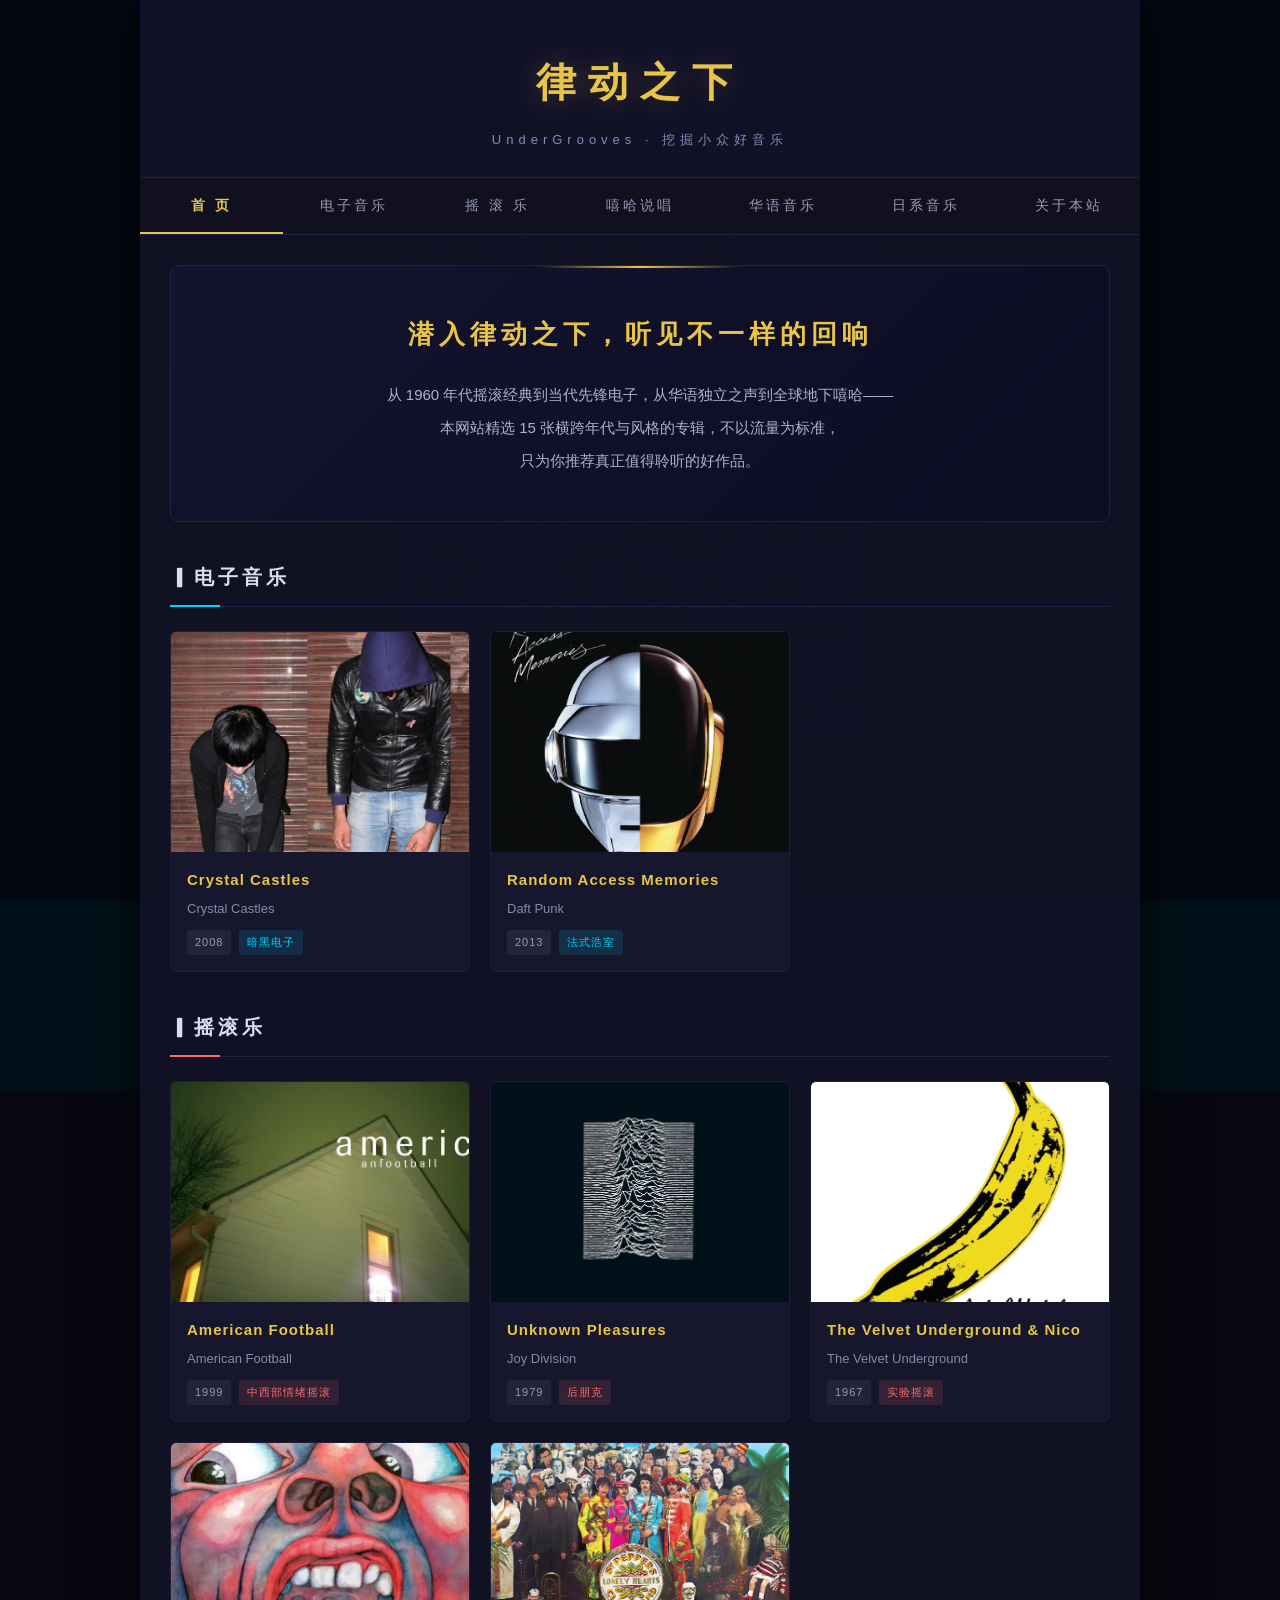
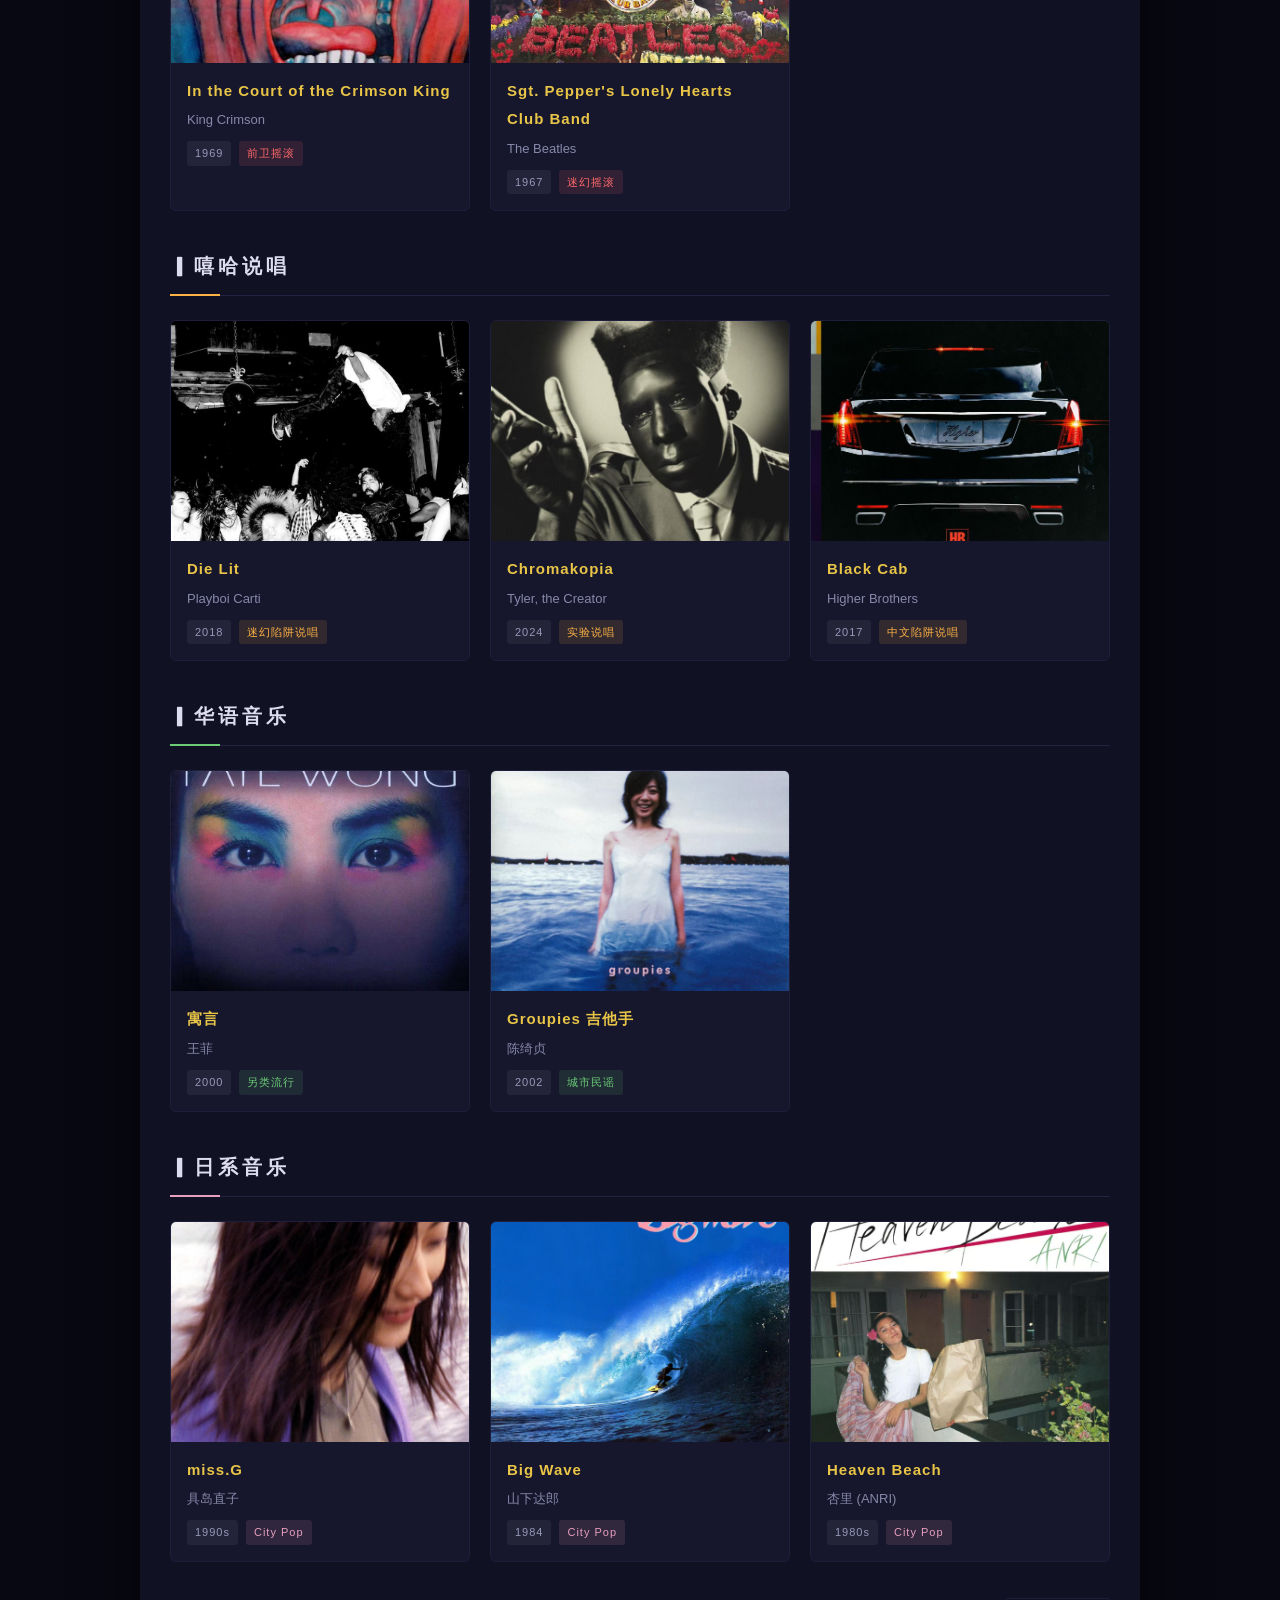
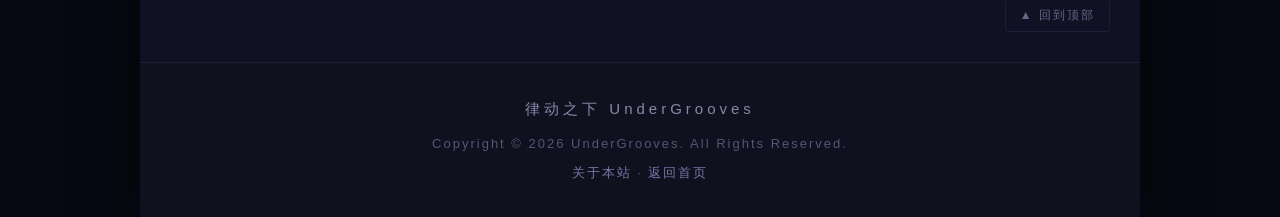
<file: index.html>
<!DOCTYPE html>
<html lang="zh-CN">
<head>
    <meta charset="UTF-8">
    <meta name="viewport" content="width=device-width, initial-scale=1.0">
    <title>律动之下 —— 发现属于你的好音乐</title>
    <link rel="stylesheet" href="css/style.css">
</head>
<body>
    <div id="container">
        <!-- 头部 -->
        <div id="header">
            <div class="site-title">律动之下</div>
            <div class="site-subtitle">UnderGrooves · 挖掘小众好音乐</div>
        </div>

        <!-- 导航条 -->
        <div id="navbar">
            <ul>
                <li><a href="index.html" class="active">首 页</a></li>
                <li><a href="electronic.html">电子音乐</a></li>
                <li><a href="rock.html">摇 滚 乐</a></li>
                <li><a href="hiphop.html">嘻哈说唱</a></li>
                <li><a href="chinese.html">华语音乐</a></li>
                <li><a href="japanese.html">日系音乐</a></li>
                <li><a href="about.html">关于本站</a></li>
            </ul>
        </div>

        <!-- 内容区域 -->
        <div id="content">
            <!-- Hero -->
            <div class="hero">
                <h2>潜入律动之下，听见不一样的回响</h2>
                <p>
                    从 1960 年代摇滚经典到当代先锋电子，从华语独立之声到全球地下嘻哈——<br>
                    本网站精选 15 张横跨年代与风格的专辑，不以流量为标准，<br>
                    只为你推荐真正值得聆听的好作品。
                </p>
            </div>

            <!-- 电子音乐 -->
            <h2 class="section-title electronic">▎电子音乐</h2>
            <div class="album-grid">
                <div class="album-card card-electronic">
                    <a href="electronic.html#crystal-castles">
                        <img src="images/img001.jpg" alt="Crystal Castles">
                        <div class="card-info">
                            <h3>Crystal Castles</h3>
                            <div class="artist">Crystal Castles</div>
                            <div class="card-meta">
                                <span class="year-tag">2008</span>
                                <span class="genre-tag">暗黑电子</span>
                            </div>
                        </div>
                    </a>
                </div>
                <div class="album-card card-electronic">
                    <a href="electronic.html#daft-punk">
                        <img src="images/img004.jpg" alt="Random Access Memories">
                        <div class="card-info">
                            <h3>Random Access Memories</h3>
                            <div class="artist">Daft Punk</div>
                            <div class="card-meta">
                                <span class="year-tag">2013</span>
                                <span class="genre-tag">法式浩室</span>
                            </div>
                        </div>
                    </a>
                </div>
            </div>

            <!-- 摇滚乐 -->
            <h2 class="section-title rock">▎摇滚乐</h2>
            <div class="album-grid">
                <div class="album-card card-rock">
                    <a href="rock.html#american-football">
                        <img src="images/img005.jpg" alt="American Football">
                        <div class="card-info">
                            <h3>American Football</h3>
                            <div class="artist">American Football</div>
                            <div class="card-meta">
                                <span class="year-tag">1999</span>
                                <span class="genre-tag">中西部情绪摇滚</span>
                            </div>
                        </div>
                    </a>
                </div>
                <div class="album-card card-rock">
                    <a href="rock.html#joy-division">
                        <img src="images/img007.jpg" alt="Unknown Pleasures">
                        <div class="card-info">
                            <h3>Unknown Pleasures</h3>
                            <div class="artist">Joy Division</div>
                            <div class="card-meta">
                                <span class="year-tag">1979</span>
                                <span class="genre-tag">后朋克</span>
                            </div>
                        </div>
                    </a>
                </div>
                <div class="album-card card-rock">
                    <a href="rock.html#velvet-underground">
                        <img src="images/img008.jpg" alt="The Velvet Underground & Nico">
                        <div class="card-info">
                            <h3>The Velvet Underground &amp; Nico</h3>
                            <div class="artist">The Velvet Underground</div>
                            <div class="card-meta">
                                <span class="year-tag">1967</span>
                                <span class="genre-tag">实验摇滚</span>
                            </div>
                        </div>
                    </a>
                </div>
                <div class="album-card card-rock">
                    <a href="rock.html#king-crimson">
                        <img src="images/img010.jpg" alt="In the Court of the Crimson King">
                        <div class="card-info">
                            <h3>In the Court of the Crimson King</h3>
                            <div class="artist">King Crimson</div>
                            <div class="card-meta">
                                <span class="year-tag">1969</span>
                                <span class="genre-tag">前卫摇滚</span>
                            </div>
                        </div>
                    </a>
                </div>
                <div class="album-card card-rock">
                    <a href="rock.html#beatles">
                        <img src="images/img012.jpg" alt="Sgt. Pepper's Lonely Hearts Club Band">
                        <div class="card-info">
                            <h3>Sgt. Pepper's Lonely Hearts Club Band</h3>
                            <div class="artist">The Beatles</div>
                            <div class="card-meta">
                                <span class="year-tag">1967</span>
                                <span class="genre-tag">迷幻摇滚</span>
                            </div>
                        </div>
                    </a>
                </div>
            </div>

            <!-- 嘻哈说唱 -->
            <h2 class="section-title hiphop">▎嘻哈说唱</h2>
            <div class="album-grid">
                <div class="album-card card-hiphop">
                    <a href="hiphop.html#playboi-carti">
                        <img src="images/img003.jpg" alt="Die Lit">
                        <div class="card-info">
                            <h3>Die Lit</h3>
                            <div class="artist">Playboi Carti</div>
                            <div class="card-meta">
                                <span class="year-tag">2018</span>
                                <span class="genre-tag">迷幻陷阱说唱</span>
                            </div>
                        </div>
                    </a>
                </div>
                <div class="album-card card-hiphop">
                    <a href="hiphop.html#tyler">
                        <img src="images/img006.jpg" alt="Chromakopia">
                        <div class="card-info">
                            <h3>Chromakopia</h3>
                            <div class="artist">Tyler, the Creator</div>
                            <div class="card-meta">
                                <span class="year-tag">2024</span>
                                <span class="genre-tag">实验说唱</span>
                            </div>
                        </div>
                    </a>
                </div>
                <div class="album-card card-hiphop">
                    <a href="hiphop.html#higher-brothers">
                        <img src="images/img011.jpg" alt="Black Cab">
                        <div class="card-info">
                            <h3>Black Cab</h3>
                            <div class="artist">Higher Brothers</div>
                            <div class="card-meta">
                                <span class="year-tag">2017</span>
                                <span class="genre-tag">中文陷阱说唱</span>
                            </div>
                        </div>
                    </a>
                </div>
            </div>

            <!-- 华语音乐 -->
            <h2 class="section-title chinese">▎华语音乐</h2>
            <div class="album-grid">
                <div class="album-card card-chinese">
                    <a href="chinese.html#faye-wong">
                        <img src="images/img002.jpg" alt="寓言">
                        <div class="card-info">
                            <h3>寓言</h3>
                            <div class="artist">王菲</div>
                            <div class="card-meta">
                                <span class="year-tag">2000</span>
                                <span class="genre-tag">另类流行</span>
                            </div>
                        </div>
                    </a>
                </div>
                <div class="album-card card-chinese">
                    <a href="chinese.html#cheer-chen">
                        <img src="images/img009.jpg" alt="Groupies 吉他手">
                        <div class="card-info">
                            <h3>Groupies 吉他手</h3>
                            <div class="artist">陈绮贞</div>
                            <div class="card-meta">
                                <span class="year-tag">2002</span>
                                <span class="genre-tag">城市民谣</span>
                            </div>
                        </div>
                    </a>
                </div>
            </div>

            <!-- 日系音乐 -->
            <h2 class="section-title japanese">▎日系音乐</h2>
            <div class="album-grid">
                <div class="album-card card-japanese">
                    <a href="japanese.html#naoko-gushima">
                        <img src="images/img013.jpg" alt="miss.G">
                        <div class="card-info">
                            <h3>miss.G</h3>
                            <div class="artist">具岛直子</div>
                            <div class="card-meta">
                                <span class="year-tag">1990s</span>
                                <span class="genre-tag">City Pop</span>
                            </div>
                        </div>
                    </a>
                </div>
                <div class="album-card card-japanese">
                    <a href="japanese.html#tatsuro-yamashita">
                        <img src="images/img014.jpg" alt="Big Wave">
                        <div class="card-info">
                            <h3>Big Wave</h3>
                            <div class="artist">山下达郎</div>
                            <div class="card-meta">
                                <span class="year-tag">1984</span>
                                <span class="genre-tag">City Pop</span>
                            </div>
                        </div>
                    </a>
                </div>
                <div class="album-card card-japanese">
                    <a href="japanese.html#anri">
                        <img src="images/img015.jpg" alt="Heaven Beach">
                        <div class="card-info">
                            <h3>Heaven Beach</h3>
                            <div class="artist">杏里 (ANRI)</div>
                            <div class="card-meta">
                                <span class="year-tag">1980s</span>
                                <span class="genre-tag">City Pop</span>
                            </div>
                        </div>
                    </a>
                </div>
            </div>

            <div class="back-to-top">
                <a href="#header">▲ 回到顶部</a>
            </div>
        </div>

        <!-- 页脚 -->
        <div id="footer">
            <p class="footer-name">律动之下 UnderGrooves</p>
            <p>Copyright &copy; 2026 UnderGrooves. All Rights Reserved.</p>
            <p><a href="about.html">关于本站</a> · <a href="index.html">返回首页</a></p>
        </div>
    </div>

    <!-- 背景音乐（隐藏，自动循环） -->
    <audio id="bgm" src="audio/%E9%A6%96%E9%A1%B5.mp3" loop preload="auto" playsinline></audio>
    <script>
    (function() {
        var bgm = document.getElementById('bgm');
        var touched = false;
        function tryPlay() {
            if (touched && bgm.readyState >= 2) bgm.play().catch(function(){});
        }
        function interact() { touched = true; tryPlay(); }
        bgm.addEventListener('canplay', tryPlay);
        bgm.play().catch(function() {
            document.body.addEventListener('touchend', interact);
            document.body.addEventListener('click', interact);
        });
    })();
    </script>
</body>
</html>
</file>
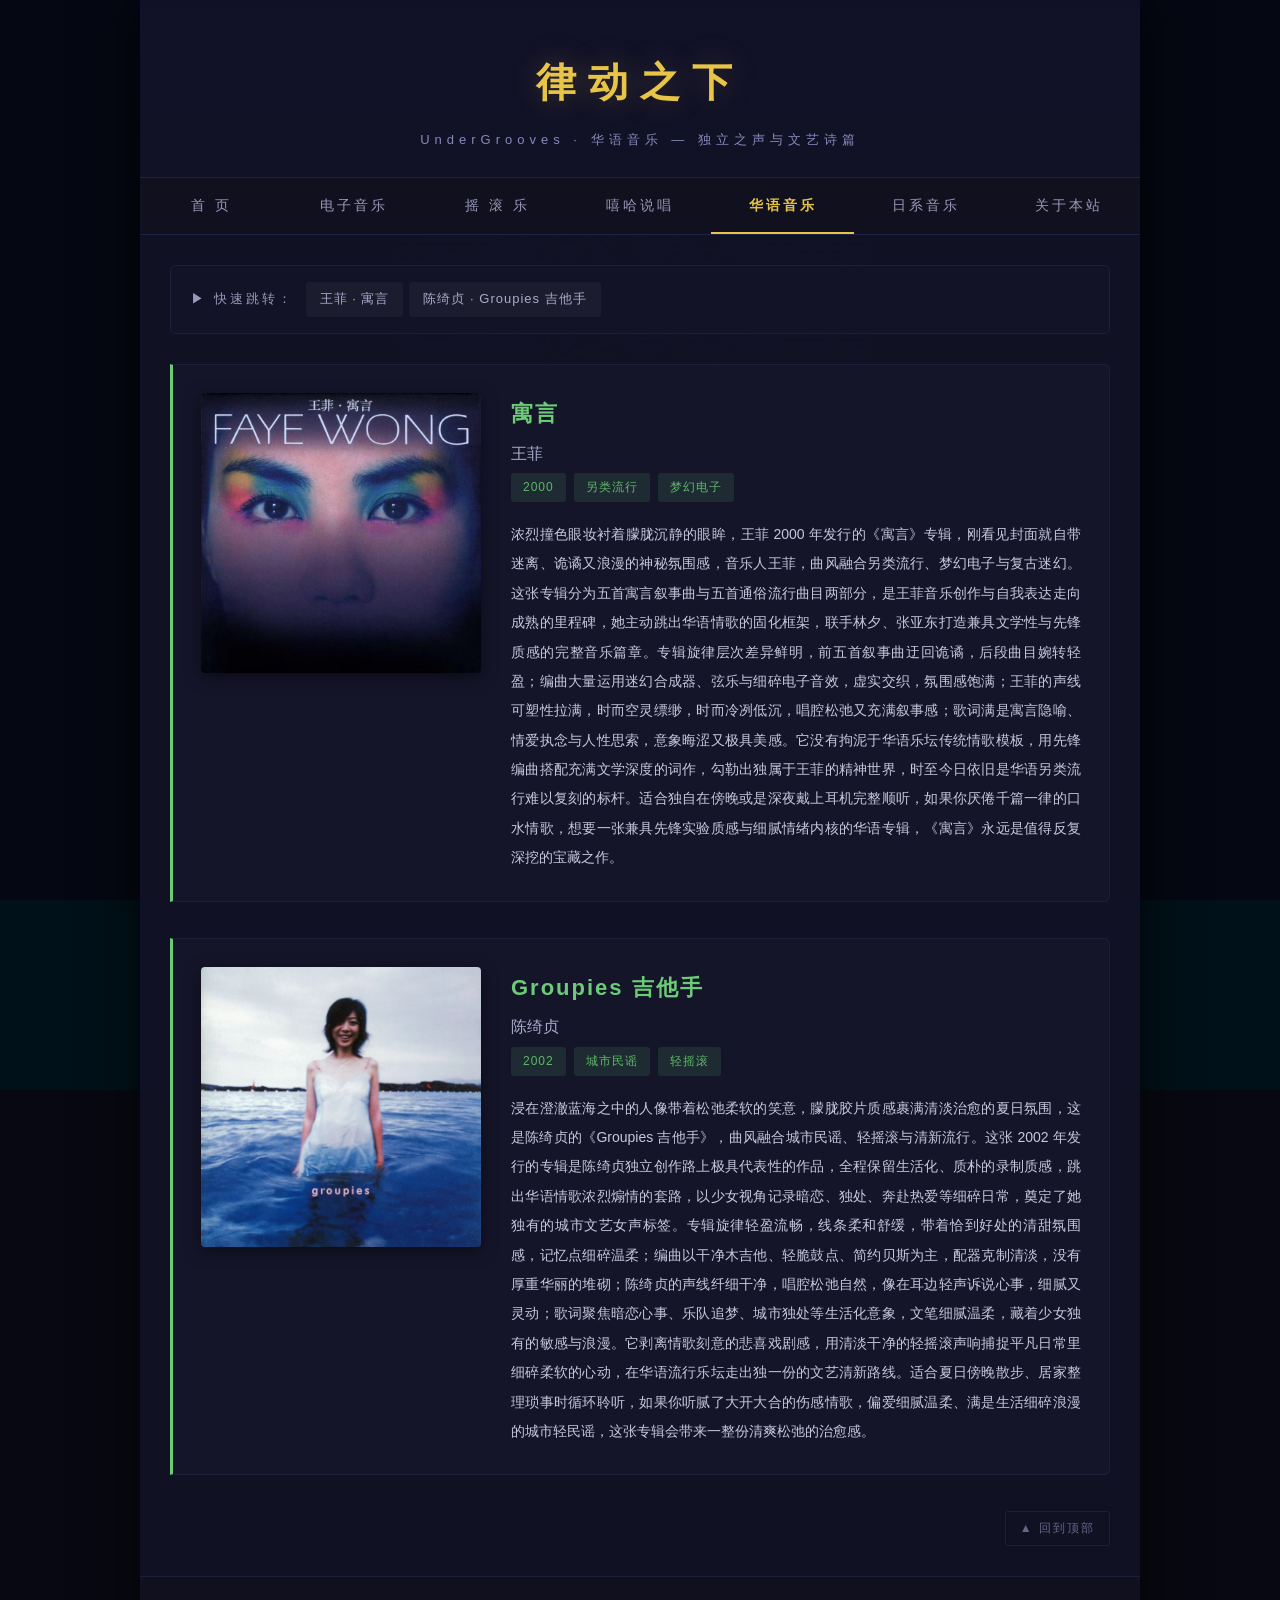
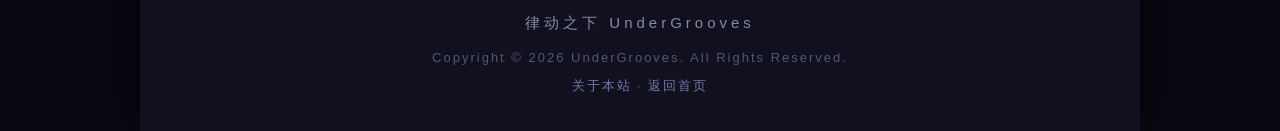
<file: chinese.html>
<!DOCTYPE html>
<html lang="zh-CN">
<head>
    <meta charset="UTF-8">
    <meta name="viewport" content="width=device-width, initial-scale=1.0">
    <title>华语音乐 · 律动之下</title>
    <link rel="stylesheet" href="css/style.css">
</head>
<body>
    <div id="container">
        <div id="header">
            <div class="site-title">律动之下</div>
            <div class="site-subtitle">UnderGrooves · 华语音乐 — 独立之声与文艺诗篇</div>
        </div>

        <div id="navbar">
            <ul>
                <li><a href="index.html">首 页</a></li>
                <li><a href="electronic.html">电子音乐</a></li>
                <li><a href="rock.html">摇 滚 乐</a></li>
                <li><a href="hiphop.html">嘻哈说唱</a></li>
                <li><a href="chinese.html" class="active">华语音乐</a></li>
                <li><a href="japanese.html">日系音乐</a></li>
                <li><a href="about.html">关于本站</a></li>
            </ul>
        </div>

        <div id="content">
            <div class="anchor-nav">
                <span>▶ 快速跳转：</span>
                <a href="#faye-wong">王菲 · 寓言</a>
                <a href="#cheer-chen">陈绮贞 · Groupies 吉他手</a>
            </div>

            <!-- 王菲 - 寓言 -->
            <div class="album-detail genre-chinese" id="faye-wong">
                <div class="album-cover">
                    <img src="images/img002.jpg" alt="寓言">
                </div>
                <div class="album-info">
                    <h3>寓言</h3>
                    <div class="artist-name">王菲</div>
                    <div class="meta">
                        <span>2000</span>
                        <span>另类流行</span>
                        <span>梦幻电子</span>
                    </div>
                    <p class="intro-text">
                        浓烈撞色眼妆衬着朦胧沉静的眼眸，王菲 2000 年发行的《寓言》专辑，刚看见封面就自带迷离、诡谲又浪漫的神秘氛围感，音乐人王菲，曲风融合另类流行、梦幻电子与复古迷幻。这张专辑分为五首寓言叙事曲与五首通俗流行曲目两部分，是王菲音乐创作与自我表达走向成熟的里程碑，她主动跳出华语情歌的固化框架，联手林夕、张亚东打造兼具文学性与先锋质感的完整音乐篇章。专辑旋律层次差异鲜明，前五首叙事曲迂回诡谲，后段曲目婉转轻盈；编曲大量运用迷幻合成器、弦乐与细碎电子音效，虚实交织，氛围感饱满；王菲的声线可塑性拉满，时而空灵缥缈，时而冷冽低沉，唱腔松弛又充满叙事感；歌词满是寓言隐喻、情爱执念与人性思索，意象晦涩又极具美感。它没有拘泥于华语乐坛传统情歌模板，用先锋编曲搭配充满文学深度的词作，勾勒出独属于王菲的精神世界，时至今日依旧是华语另类流行难以复刻的标杆。适合独自在傍晚或是深夜戴上耳机完整顺听，如果你厌倦千篇一律的口水情歌，想要一张兼具先锋实验质感与细腻情绪内核的华语专辑，《寓言》永远是值得反复深挖的宝藏之作。
                    </p>
                </div>
            </div>

            <!-- 陈绮贞 - Groupies 吉他手 -->
            <div class="album-detail genre-chinese" id="cheer-chen">
                <div class="album-cover">
                    <img src="images/img009.jpg" alt="Groupies 吉他手">
                </div>
                <div class="album-info">
                    <h3>Groupies 吉他手</h3>
                    <div class="artist-name">陈绮贞</div>
                    <div class="meta">
                        <span>2002</span>
                        <span>城市民谣</span>
                        <span>轻摇滚</span>
                    </div>
                    <p class="intro-text">
                        浸在澄澈蓝海之中的人像带着松弛柔软的笑意，朦胧胶片质感裹满清淡治愈的夏日氛围，这是陈绮贞的《Groupies 吉他手》，曲风融合城市民谣、轻摇滚与清新流行。这张 2002 年发行的专辑是陈绮贞独立创作路上极具代表性的作品，全程保留生活化、质朴的录制质感，跳出华语情歌浓烈煽情的套路，以少女视角记录暗恋、独处、奔赴热爱等细碎日常，奠定了她独有的城市文艺女声标签。专辑旋律轻盈流畅，线条柔和舒缓，带着恰到好处的清甜氛围感，记忆点细碎温柔；编曲以干净木吉他、轻脆鼓点、简约贝斯为主，配器克制清淡，没有厚重华丽的堆砌；陈绮贞的声线纤细干净，唱腔松弛自然，像在耳边轻声诉说心事，细腻又灵动；歌词聚焦暗恋心事、乐队追梦、城市独处等生活化意象，文笔细腻温柔，藏着少女独有的敏感与浪漫。它剥离情歌刻意的悲喜戏剧感，用清淡干净的轻摇滚声响捕捉平凡日常里细碎柔软的心动，在华语流行乐坛走出独一份的文艺清新路线。适合夏日傍晚散步、居家整理琐事时循环聆听，如果你听腻了大开大合的伤感情歌，偏爱细腻温柔、满是生活细碎浪漫的城市轻民谣，这张专辑会带来一整份清爽松弛的治愈感。
                    </p>
                </div>
            </div>

            <div class="back-to-top">
                <a href="#header">▲ 回到顶部</a>
            </div>
        </div>

        <div id="footer">
            <p class="footer-name">律动之下 UnderGrooves</p>
            <p>Copyright &copy; 2026 UnderGrooves. All Rights Reserved.</p>
            <p><a href="about.html">关于本站</a> · <a href="index.html">返回首页</a></p>
        </div>
    </div>

    <audio id="bgm" src="audio/%E5%8D%8E%E8%AF%AD%E9%9F%B3%E4%B9%90.mp3" loop preload="auto" playsinline></audio>
    <script>
    (function() {
        var bgm = document.getElementById('bgm');
        var touched = false;
        function tryPlay() {
            if (touched && bgm.readyState >= 2) bgm.play().catch(function(){});
        }
        function interact() { touched = true; tryPlay(); }
        bgm.addEventListener('canplay', tryPlay);
        bgm.play().catch(function() {
            document.body.addEventListener('touchend', interact);
            document.body.addEventListener('click', interact);
        });
    })();
    </script>
</body>
</html>
</file>
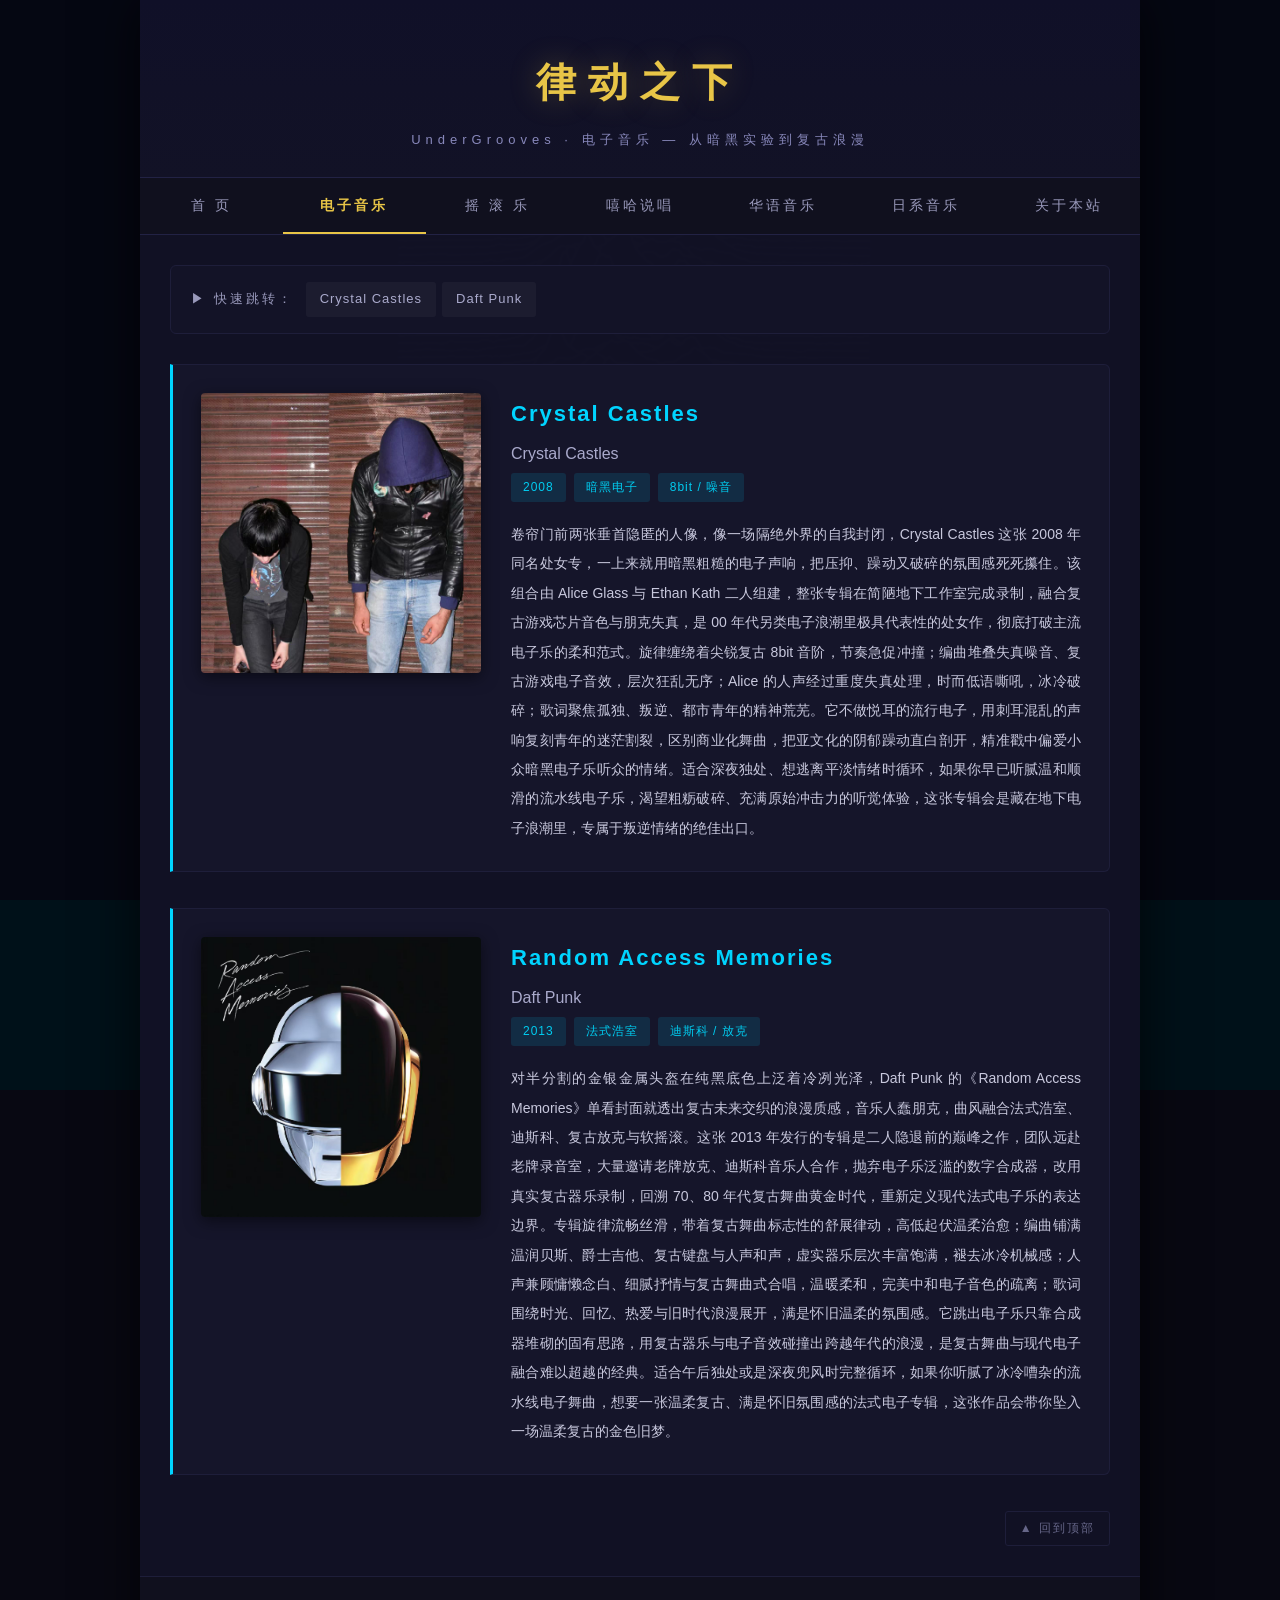
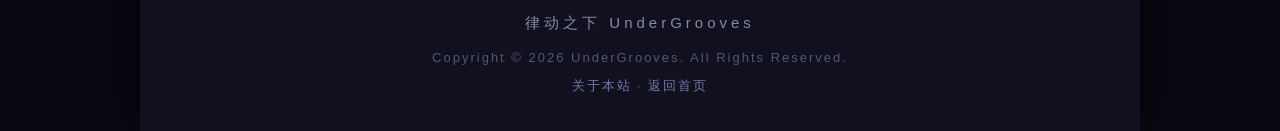
<file: electronic.html>
<!DOCTYPE html>
<html lang="zh-CN">
<head>
    <meta charset="UTF-8">
    <meta name="viewport" content="width=device-width, initial-scale=1.0">
    <title>电子音乐 · 律动之下</title>
    <link rel="stylesheet" href="css/style.css">
</head>
<body>
    <div id="container">
        <div id="header">
            <div class="site-title">律动之下</div>
            <div class="site-subtitle">UnderGrooves · 电子音乐 — 从暗黑实验到复古浪漫</div>
        </div>

        <div id="navbar">
            <ul>
                <li><a href="index.html">首 页</a></li>
                <li><a href="electronic.html" class="active">电子音乐</a></li>
                <li><a href="rock.html">摇 滚 乐</a></li>
                <li><a href="hiphop.html">嘻哈说唱</a></li>
                <li><a href="chinese.html">华语音乐</a></li>
                <li><a href="japanese.html">日系音乐</a></li>
                <li><a href="about.html">关于本站</a></li>
            </ul>
        </div>

        <div id="content">
            <div class="anchor-nav">
                <span>▶ 快速跳转：</span>
                <a href="#crystal-castles">Crystal Castles</a>
                <a href="#daft-punk">Daft Punk</a>
            </div>

            <!-- Crystal Castles -->
            <div class="album-detail genre-electronic" id="crystal-castles">
                <div class="album-cover">
                    <img src="images/img001.jpg" alt="Crystal Castles">
                </div>
                <div class="album-info">
                    <h3>Crystal Castles</h3>
                    <div class="artist-name">Crystal Castles</div>
                    <div class="meta">
                        <span>2008</span>
                        <span>暗黑电子</span>
                        <span>8bit / 噪音</span>
                    </div>
                    <p class="intro-text">
                        卷帘门前两张垂首隐匿的人像，像一场隔绝外界的自我封闭，Crystal Castles 这张 2008 年同名处女专，一上来就用暗黑粗糙的电子声响，把压抑、躁动又破碎的氛围感死死攥住。该组合由 Alice Glass 与 Ethan Kath 二人组建，整张专辑在简陋地下工作室完成录制，融合复古游戏芯片音色与朋克失真，是 00 年代另类电子浪潮里极具代表性的处女作，彻底打破主流电子乐的柔和范式。旋律缠绕着尖锐复古 8bit 音阶，节奏急促冲撞；编曲堆叠失真噪音、复古游戏电子音效，层次狂乱无序；Alice 的人声经过重度失真处理，时而低语嘶吼，冰冷破碎；歌词聚焦孤独、叛逆、都市青年的精神荒芜。它不做悦耳的流行电子，用刺耳混乱的声响复刻青年的迷茫割裂，区别商业化舞曲，把亚文化的阴郁躁动直白剖开，精准戳中偏爱小众暗黑电子乐听众的情绪。适合深夜独处、想逃离平淡情绪时循环，如果你早已听腻温和顺滑的流水线电子乐，渴望粗粝破碎、充满原始冲击力的听觉体验，这张专辑会是藏在地下电子浪潮里，专属于叛逆情绪的绝佳出口。
                    </p>
                </div>
            </div>

            <!-- Daft Punk -->
            <div class="album-detail genre-electronic" id="daft-punk">
                <div class="album-cover">
                    <img src="images/img004.jpg" alt="Random Access Memories">
                </div>
                <div class="album-info">
                    <h3>Random Access Memories</h3>
                    <div class="artist-name">Daft Punk</div>
                    <div class="meta">
                        <span>2013</span>
                        <span>法式浩室</span>
                        <span>迪斯科 / 放克</span>
                    </div>
                    <p class="intro-text">
                        对半分割的金银金属头盔在纯黑底色上泛着冷冽光泽，Daft Punk 的《Random Access Memories》单看封面就透出复古未来交织的浪漫质感，音乐人蠢朋克，曲风融合法式浩室、迪斯科、复古放克与软摇滚。这张 2013 年发行的专辑是二人隐退前的巅峰之作，团队远赴老牌录音室，大量邀请老牌放克、迪斯科音乐人合作，抛弃电子乐泛滥的数字合成器，改用真实复古器乐录制，回溯 70、80 年代复古舞曲黄金时代，重新定义现代法式电子乐的表达边界。专辑旋律流畅丝滑，带着复古舞曲标志性的舒展律动，高低起伏温柔治愈；编曲铺满温润贝斯、爵士吉他、复古键盘与人声和声，虚实器乐层次丰富饱满，褪去冰冷机械感；人声兼顾慵懒念白、细腻抒情与复古舞曲式合唱，温暖柔和，完美中和电子音色的疏离；歌词围绕时光、回忆、热爱与旧时代浪漫展开，满是怀旧温柔的氛围感。它跳出电子乐只靠合成器堆砌的固有思路，用复古器乐与电子音效碰撞出跨越年代的浪漫，是复古舞曲与现代电子融合难以超越的经典。适合午后独处或是深夜兜风时完整循环，如果你听腻了冰冷嘈杂的流水线电子舞曲，想要一张温柔复古、满是怀旧氛围感的法式电子专辑，这张作品会带你坠入一场温柔复古的金色旧梦。
                    </p>
                </div>
            </div>

            <div class="back-to-top">
                <a href="#header">▲ 回到顶部</a>
            </div>
        </div>

        <div id="footer">
            <p class="footer-name">律动之下 UnderGrooves</p>
            <p>Copyright &copy; 2026 UnderGrooves. All Rights Reserved.</p>
            <p><a href="about.html">关于本站</a> · <a href="index.html">返回首页</a></p>
        </div>
    </div>

    <audio id="bgm" src="audio/%E7%94%B5%E5%AD%90%E9%9F%B3%E4%B9%90.mp3" loop preload="auto" playsinline></audio>
    <script>
    (function() {
        var bgm = document.getElementById('bgm');
        var touched = false;
        function tryPlay() {
            if (touched && bgm.readyState >= 2) bgm.play().catch(function(){});
        }
        function interact() { touched = true; tryPlay(); }
        bgm.addEventListener('canplay', tryPlay);
        bgm.play().catch(function() {
            document.body.addEventListener('touchend', interact);
            document.body.addEventListener('click', interact);
        });
    })();
    </script>
</body>
</html>
</file>
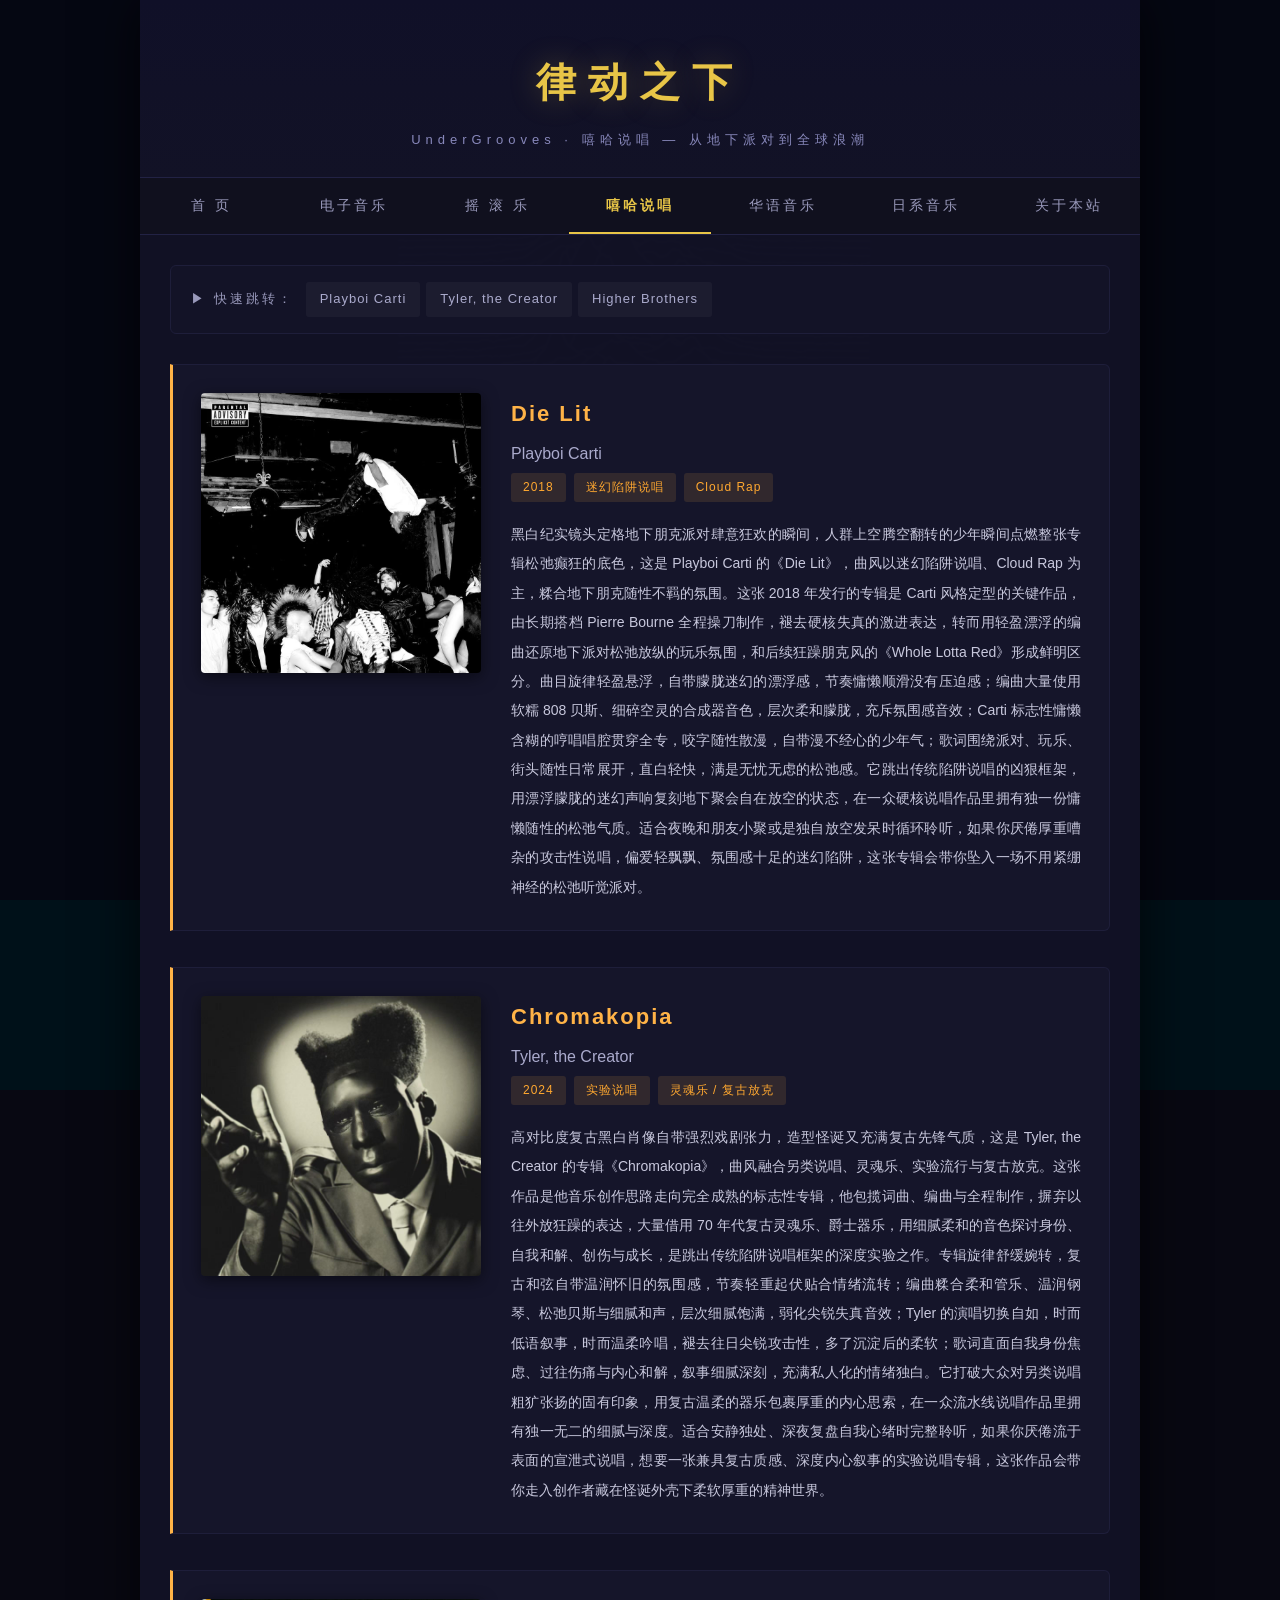
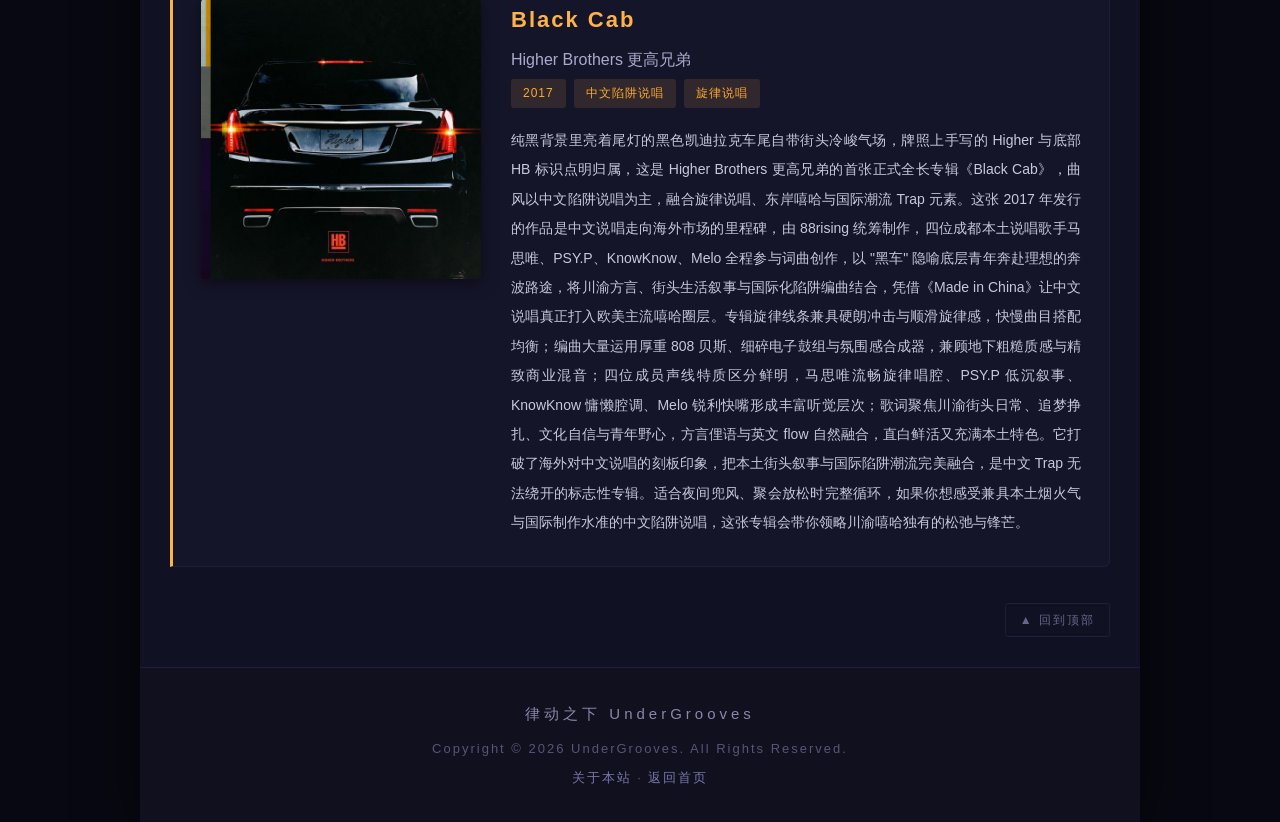
<file: hiphop.html>
<!DOCTYPE html>
<html lang="zh-CN">
<head>
    <meta charset="UTF-8">
    <meta name="viewport" content="width=device-width, initial-scale=1.0">
    <title>嘻哈说唱 · 律动之下</title>
    <link rel="stylesheet" href="css/style.css">
</head>
<body>
    <div id="container">
        <div id="header">
            <div class="site-title">律动之下</div>
            <div class="site-subtitle">UnderGrooves · 嘻哈说唱 — 从地下派对到全球浪潮</div>
        </div>

        <div id="navbar">
            <ul>
                <li><a href="index.html">首 页</a></li>
                <li><a href="electronic.html">电子音乐</a></li>
                <li><a href="rock.html">摇 滚 乐</a></li>
                <li><a href="hiphop.html" class="active">嘻哈说唱</a></li>
                <li><a href="chinese.html">华语音乐</a></li>
                <li><a href="japanese.html">日系音乐</a></li>
                <li><a href="about.html">关于本站</a></li>
            </ul>
        </div>

        <div id="content">
            <div class="anchor-nav">
                <span>▶ 快速跳转：</span>
                <a href="#playboi-carti">Playboi Carti</a>
                <a href="#tyler">Tyler, the Creator</a>
                <a href="#higher-brothers">Higher Brothers</a>
            </div>

            <!-- Playboi Carti -->
            <div class="album-detail genre-hiphop" id="playboi-carti">
                <div class="album-cover">
                    <img src="images/img003.jpg" alt="Die Lit">
                </div>
                <div class="album-info">
                    <h3>Die Lit</h3>
                    <div class="artist-name">Playboi Carti</div>
                    <div class="meta">
                        <span>2018</span>
                        <span>迷幻陷阱说唱</span>
                        <span>Cloud Rap</span>
                    </div>
                    <p class="intro-text">
                        黑白纪实镜头定格地下朋克派对肆意狂欢的瞬间，人群上空腾空翻转的少年瞬间点燃整张专辑松弛癫狂的底色，这是 Playboi Carti 的《Die Lit》，曲风以迷幻陷阱说唱、Cloud Rap 为主，糅合地下朋克随性不羁的氛围。这张 2018 年发行的专辑是 Carti 风格定型的关键作品，由长期搭档 Pierre Bourne 全程操刀制作，褪去硬核失真的激进表达，转而用轻盈漂浮的编曲还原地下派对松弛放纵的玩乐氛围，和后续狂躁朋克风的《Whole Lotta Red》形成鲜明区分。曲目旋律轻盈悬浮，自带朦胧迷幻的漂浮感，节奏慵懒顺滑没有压迫感；编曲大量使用软糯 808 贝斯、细碎空灵的合成器音色，层次柔和朦胧，充斥氛围感音效；Carti 标志性慵懒含糊的哼唱唱腔贯穿全专，咬字随性散漫，自带漫不经心的少年气；歌词围绕派对、玩乐、街头随性日常展开，直白轻快，满是无忧无虑的松弛感。它跳出传统陷阱说唱的凶狠框架，用漂浮朦胧的迷幻声响复刻地下聚会自在放空的状态，在一众硬核说唱作品里拥有独一份慵懒随性的松弛气质。适合夜晚和朋友小聚或是独自放空发呆时循环聆听，如果你厌倦厚重嘈杂的攻击性说唱，偏爱轻飘飘、氛围感十足的迷幻陷阱，这张专辑会带你坠入一场不用紧绷神经的松弛听觉派对。
                    </p>
                </div>
            </div>

            <!-- Tyler, the Creator -->
            <div class="album-detail genre-hiphop" id="tyler">
                <div class="album-cover">
                    <img src="images/img006.jpg" alt="Chromakopia">
                </div>
                <div class="album-info">
                    <h3>Chromakopia</h3>
                    <div class="artist-name">Tyler, the Creator</div>
                    <div class="meta">
                        <span>2024</span>
                        <span>实验说唱</span>
                        <span>灵魂乐 / 复古放克</span>
                    </div>
                    <p class="intro-text">
                        高对比度复古黑白肖像自带强烈戏剧张力，造型怪诞又充满复古先锋气质，这是 Tyler, the Creator 的专辑《Chromakopia》，曲风融合另类说唱、灵魂乐、实验流行与复古放克。这张作品是他音乐创作思路走向完全成熟的标志性专辑，他包揽词曲、编曲与全程制作，摒弃以往外放狂躁的表达，大量借用 70 年代复古灵魂乐、爵士器乐，用细腻柔和的音色探讨身份、自我和解、创伤与成长，是跳出传统陷阱说唱框架的深度实验之作。专辑旋律舒缓婉转，复古和弦自带温润怀旧的氛围感，节奏轻重起伏贴合情绪流转；编曲糅合柔和管乐、温润钢琴、松弛贝斯与细腻和声，层次细腻饱满，弱化尖锐失真音效；Tyler 的演唱切换自如，时而低语叙事，时而温柔吟唱，褪去往日尖锐攻击性，多了沉淀后的柔软；歌词直面自我身份焦虑、过往伤痛与内心和解，叙事细腻深刻，充满私人化的情绪独白。它打破大众对另类说唱粗犷张扬的固有印象，用复古温柔的器乐包裹厚重的内心思索，在一众流水线说唱作品里拥有独一无二的细腻与深度。适合安静独处、深夜复盘自我心绪时完整聆听，如果你厌倦流于表面的宣泄式说唱，想要一张兼具复古质感、深度内心叙事的实验说唱专辑，这张作品会带你走入创作者藏在怪诞外壳下柔软厚重的精神世界。
                    </p>
                </div>
            </div>

            <!-- Higher Brothers -->
            <div class="album-detail genre-hiphop" id="higher-brothers">
                <div class="album-cover">
                    <img src="images/img011.jpg" alt="Black Cab">
                </div>
                <div class="album-info">
                    <h3>Black Cab</h3>
                    <div class="artist-name">Higher Brothers 更高兄弟</div>
                    <div class="meta">
                        <span>2017</span>
                        <span>中文陷阱说唱</span>
                        <span>旋律说唱</span>
                    </div>
                    <p class="intro-text">
                        纯黑背景里亮着尾灯的黑色凯迪拉克车尾自带街头冷峻气场，牌照上手写的 Higher 与底部 HB 标识点明归属，这是 Higher Brothers 更高兄弟的首张正式全长专辑《Black Cab》，曲风以中文陷阱说唱为主，融合旋律说唱、东岸嘻哈与国际潮流 Trap 元素。这张 2017 年发行的作品是中文说唱走向海外市场的里程碑，由 88rising 统筹制作，四位成都本土说唱歌手马思唯、PSY.P、KnowKnow、Melo 全程参与词曲创作，以 "黑车" 隐喻底层青年奔赴理想的奔波路途，将川渝方言、街头生活叙事与国际化陷阱编曲结合，凭借《Made in China》让中文说唱真正打入欧美主流嘻哈圈层。专辑旋律线条兼具硬朗冲击与顺滑旋律感，快慢曲目搭配均衡；编曲大量运用厚重 808 贝斯、细碎电子鼓组与氛围感合成器，兼顾地下粗糙质感与精致商业混音；四位成员声线特质区分鲜明，马思唯流畅旋律唱腔、PSY.P 低沉叙事、KnowKnow 慵懒腔调、Melo 锐利快嘴形成丰富听觉层次；歌词聚焦川渝街头日常、追梦挣扎、文化自信与青年野心，方言俚语与英文 flow 自然融合，直白鲜活又充满本土特色。它打破了海外对中文说唱的刻板印象，把本土街头叙事与国际陷阱潮流完美融合，是中文 Trap 无法绕开的标志性专辑。适合夜间兜风、聚会放松时完整循环，如果你想感受兼具本土烟火气与国际制作水准的中文陷阱说唱，这张专辑会带你领略川渝嘻哈独有的松弛与锋芒。
                    </p>
                </div>
            </div>

            <div class="back-to-top">
                <a href="#header">▲ 回到顶部</a>
            </div>
        </div>

        <div id="footer">
            <p class="footer-name">律动之下 UnderGrooves</p>
            <p>Copyright &copy; 2026 UnderGrooves. All Rights Reserved.</p>
            <p><a href="about.html">关于本站</a> · <a href="index.html">返回首页</a></p>
        </div>
    </div>

    <audio id="bgm" src="audio/%E5%98%BB%E5%93%88%E8%AF%B4%E5%94%B1.mp3" loop preload="auto" playsinline></audio>
    <script>
    (function() {
        var bgm = document.getElementById('bgm');
        var touched = false;
        function tryPlay() {
            if (touched && bgm.readyState >= 2) bgm.play().catch(function(){});
        }
        function interact() { touched = true; tryPlay(); }
        bgm.addEventListener('canplay', tryPlay);
        bgm.play().catch(function() {
            document.body.addEventListener('touchend', interact);
            document.body.addEventListener('click', interact);
        });
    })();
    </script>
</body>
</html>
</file>
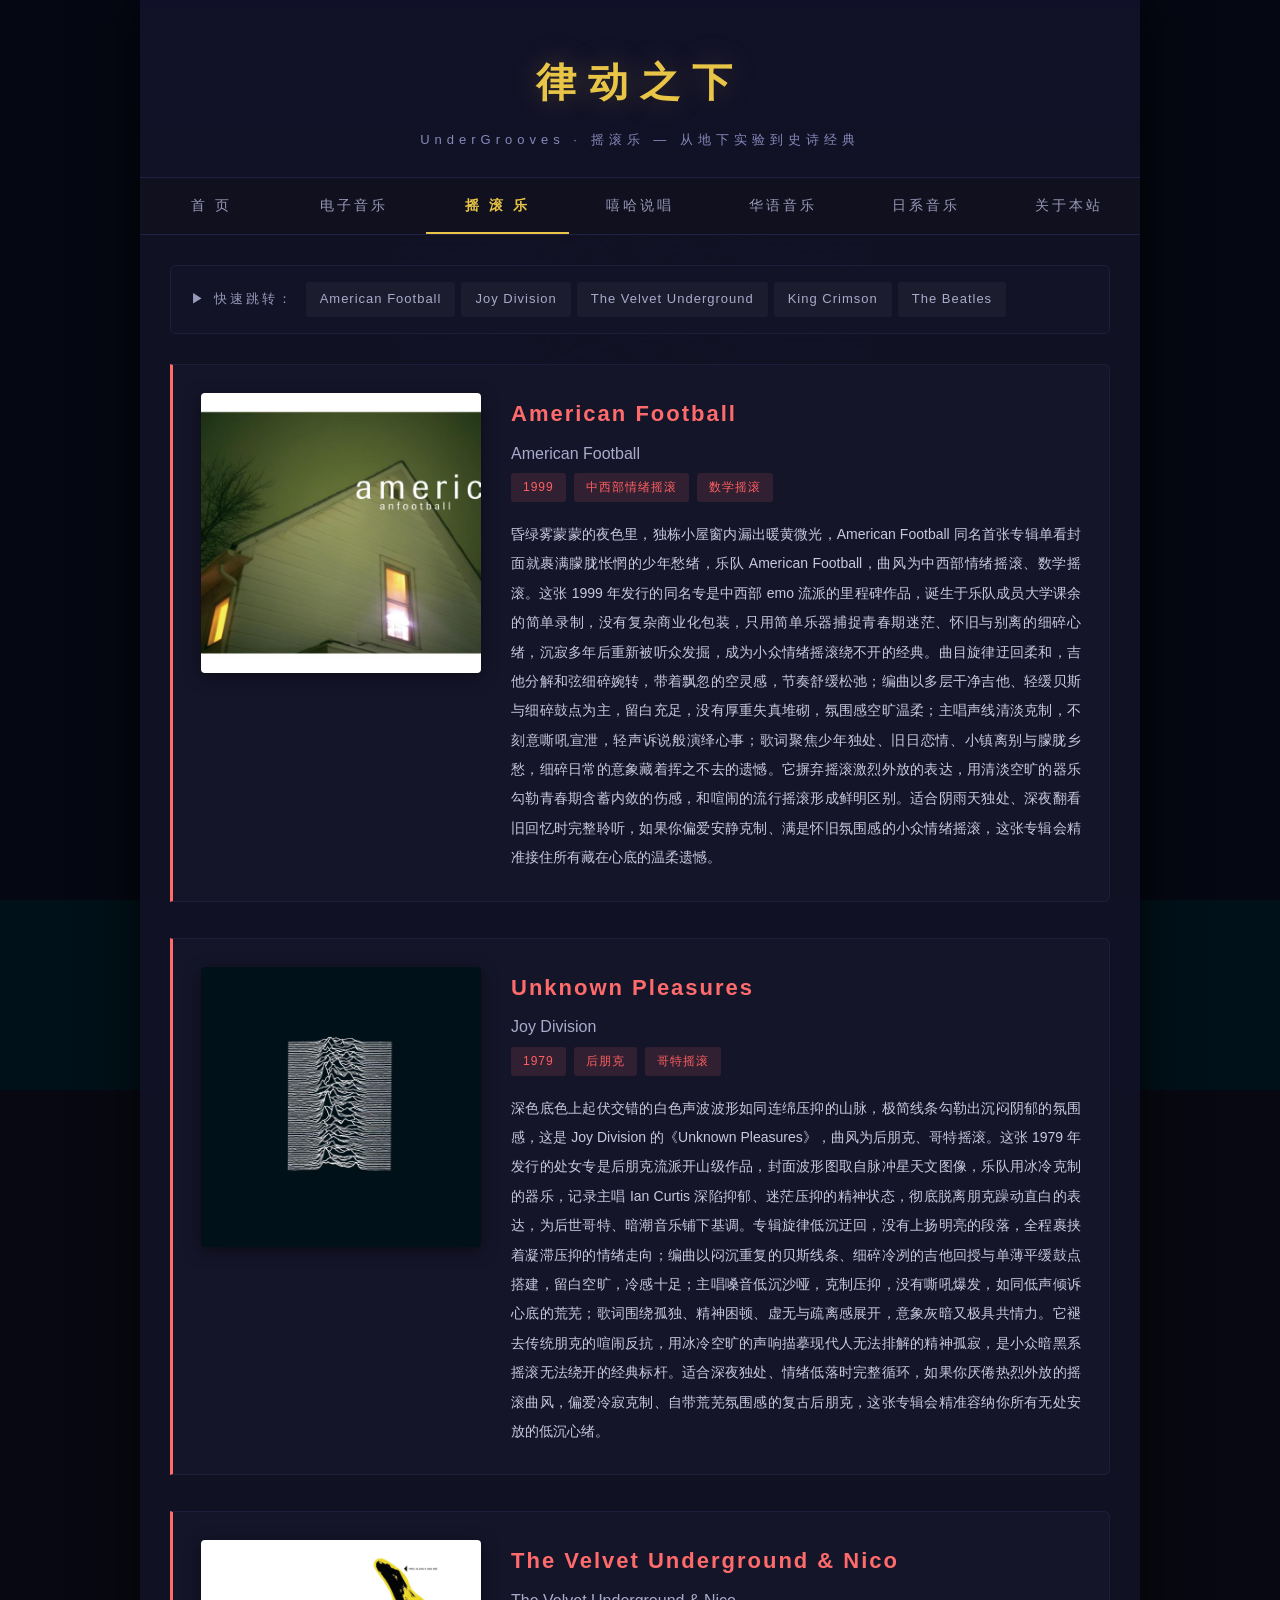
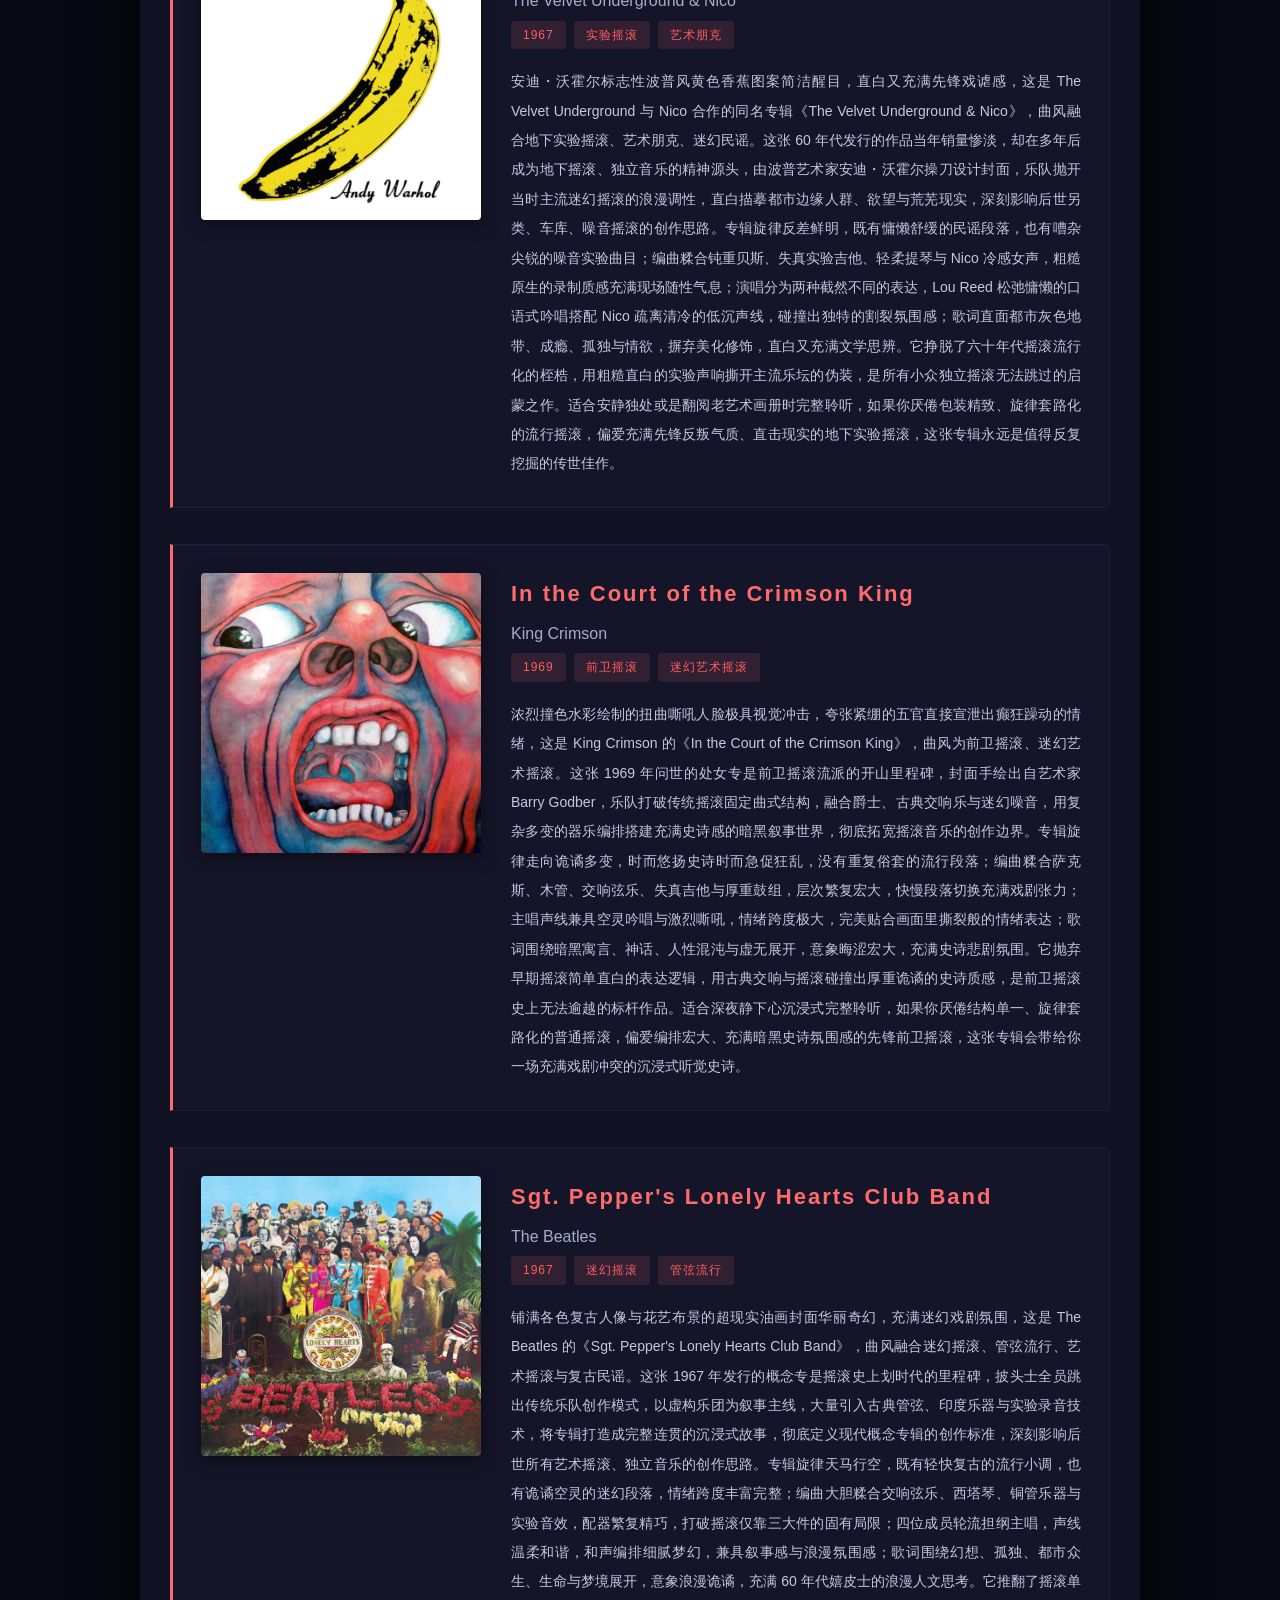
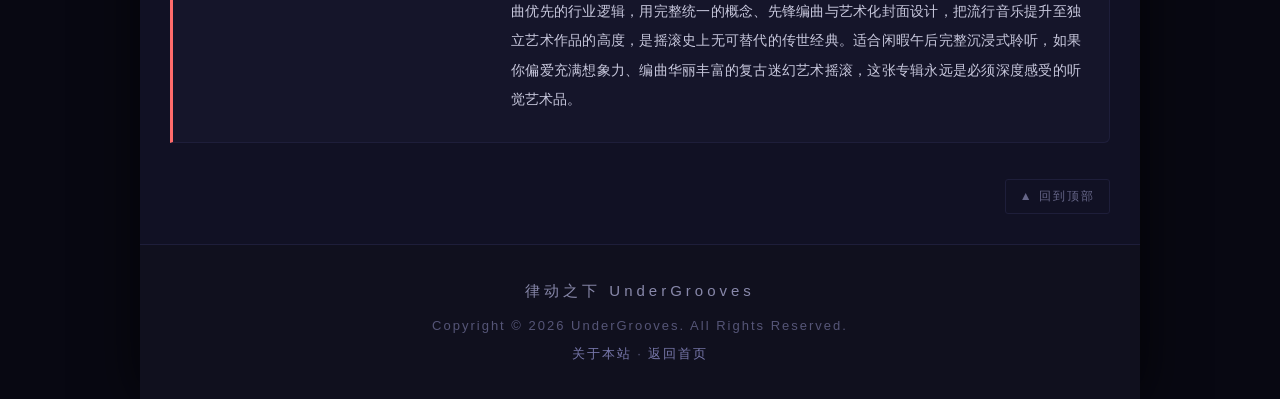
<file: rock.html>
<!DOCTYPE html>
<html lang="zh-CN">
<head>
    <meta charset="UTF-8">
    <meta name="viewport" content="width=device-width, initial-scale=1.0">
    <title>摇滚乐 · 律动之下</title>
    <link rel="stylesheet" href="css/style.css">
</head>
<body>
    <div id="container">
        <div id="header">
            <div class="site-title">律动之下</div>
            <div class="site-subtitle">UnderGrooves · 摇滚乐 — 从地下实验到史诗经典</div>
        </div>

        <div id="navbar">
            <ul>
                <li><a href="index.html">首 页</a></li>
                <li><a href="electronic.html">电子音乐</a></li>
                <li><a href="rock.html" class="active">摇 滚 乐</a></li>
                <li><a href="hiphop.html">嘻哈说唱</a></li>
                <li><a href="chinese.html">华语音乐</a></li>
                <li><a href="japanese.html">日系音乐</a></li>
                <li><a href="about.html">关于本站</a></li>
            </ul>
        </div>

        <div id="content">
            <div class="anchor-nav">
                <span>▶ 快速跳转：</span>
                <a href="#american-football">American Football</a>
                <a href="#joy-division">Joy Division</a>
                <a href="#velvet-underground">The Velvet Underground</a>
                <a href="#king-crimson">King Crimson</a>
                <a href="#beatles">The Beatles</a>
            </div>

            <!-- American Football -->
            <div class="album-detail genre-rock" id="american-football">
                <div class="album-cover">
                    <img src="images/img005.jpg" alt="American Football">
                </div>
                <div class="album-info">
                    <h3>American Football</h3>
                    <div class="artist-name">American Football</div>
                    <div class="meta">
                        <span>1999</span>
                        <span>中西部情绪摇滚</span>
                        <span>数学摇滚</span>
                    </div>
                    <p class="intro-text">
                        昏绿雾蒙蒙的夜色里，独栋小屋窗内漏出暖黄微光，American Football 同名首张专辑单看封面就裹满朦胧怅惘的少年愁绪，乐队 American Football，曲风为中西部情绪摇滚、数学摇滚。这张 1999 年发行的同名专是中西部 emo 流派的里程碑作品，诞生于乐队成员大学课余的简单录制，没有复杂商业化包装，只用简单乐器捕捉青春期迷茫、怀旧与别离的细碎心绪，沉寂多年后重新被听众发掘，成为小众情绪摇滚绕不开的经典。曲目旋律迂回柔和，吉他分解和弦细碎婉转，带着飘忽的空灵感，节奏舒缓松弛；编曲以多层干净吉他、轻缓贝斯与细碎鼓点为主，留白充足，没有厚重失真堆砌，氛围感空旷温柔；主唱声线清淡克制，不刻意嘶吼宣泄，轻声诉说般演绎心事；歌词聚焦少年独处、旧日恋情、小镇离别与朦胧乡愁，细碎日常的意象藏着挥之不去的遗憾。它摒弃摇滚激烈外放的表达，用清淡空旷的器乐勾勒青春期含蓄内敛的伤感，和喧闹的流行摇滚形成鲜明区别。适合阴雨天独处、深夜翻看旧回忆时完整聆听，如果你偏爱安静克制、满是怀旧氛围感的小众情绪摇滚，这张专辑会精准接住所有藏在心底的温柔遗憾。
                    </p>
                </div>
            </div>

            <!-- Joy Division -->
            <div class="album-detail genre-rock" id="joy-division">
                <div class="album-cover">
                    <img src="images/img007.jpg" alt="Unknown Pleasures">
                </div>
                <div class="album-info">
                    <h3>Unknown Pleasures</h3>
                    <div class="artist-name">Joy Division</div>
                    <div class="meta">
                        <span>1979</span>
                        <span>后朋克</span>
                        <span>哥特摇滚</span>
                    </div>
                    <p class="intro-text">
                        深色底色上起伏交错的白色声波波形如同连绵压抑的山脉，极简线条勾勒出沉闷阴郁的氛围感，这是 Joy Division 的《Unknown Pleasures》，曲风为后朋克、哥特摇滚。这张 1979 年发行的处女专是后朋克流派开山级作品，封面波形图取自脉冲星天文图像，乐队用冰冷克制的器乐，记录主唱 Ian Curtis 深陷抑郁、迷茫压抑的精神状态，彻底脱离朋克躁动直白的表达，为后世哥特、暗潮音乐铺下基调。专辑旋律低沉迂回，没有上扬明亮的段落，全程裹挟着凝滞压抑的情绪走向；编曲以闷沉重复的贝斯线条、细碎冷冽的吉他回授与单薄平缓鼓点搭建，留白空旷，冷感十足；主唱嗓音低沉沙哑，克制压抑，没有嘶吼爆发，如同低声倾诉心底的荒芜；歌词围绕孤独、精神困顿、虚无与疏离感展开，意象灰暗又极具共情力。它褪去传统朋克的喧闹反抗，用冰冷空旷的声响描摹现代人无法排解的精神孤寂，是小众暗黑系摇滚无法绕开的经典标杆。适合深夜独处、情绪低落时完整循环，如果你厌倦热烈外放的摇滚曲风，偏爱冷寂克制、自带荒芜氛围感的复古后朋克，这张专辑会精准容纳你所有无处安放的低沉心绪。
                    </p>
                </div>
            </div>

            <!-- The Velvet Underground & Nico -->
            <div class="album-detail genre-rock" id="velvet-underground">
                <div class="album-cover">
                    <img src="images/img008.jpg" alt="The Velvet Underground & Nico">
                </div>
                <div class="album-info">
                    <h3>The Velvet Underground &amp; Nico</h3>
                    <div class="artist-name">The Velvet Underground &amp; Nico</div>
                    <div class="meta">
                        <span>1967</span>
                        <span>实验摇滚</span>
                        <span>艺术朋克</span>
                    </div>
                    <p class="intro-text">
                        安迪・沃霍尔标志性波普风黄色香蕉图案简洁醒目，直白又充满先锋戏谑感，这是 The Velvet Underground 与 Nico 合作的同名专辑《The Velvet Underground & Nico》，曲风融合地下实验摇滚、艺术朋克、迷幻民谣。这张 60 年代发行的作品当年销量惨淡，却在多年后成为地下摇滚、独立音乐的精神源头，由波普艺术家安迪・沃霍尔操刀设计封面，乐队抛开当时主流迷幻摇滚的浪漫调性，直白描摹都市边缘人群、欲望与荒芜现实，深刻影响后世另类、车库、噪音摇滚的创作思路。专辑旋律反差鲜明，既有慵懒舒缓的民谣段落，也有嘈杂尖锐的噪音实验曲目；编曲糅合钝重贝斯、失真实验吉他、轻柔提琴与 Nico 冷感女声，粗糙原生的录制质感充满现场随性气息；演唱分为两种截然不同的表达，Lou Reed 松弛慵懒的口语式吟唱搭配 Nico 疏离清冷的低沉声线，碰撞出独特的割裂氛围感；歌词直面都市灰色地带、成瘾、孤独与情欲，摒弃美化修饰，直白又充满文学思辨。它挣脱了六十年代摇滚流行化的桎梏，用粗糙直白的实验声响撕开主流乐坛的伪装，是所有小众独立摇滚无法跳过的启蒙之作。适合安静独处或是翻阅老艺术画册时完整聆听，如果你厌倦包装精致、旋律套路化的流行摇滚，偏爱充满先锋反叛气质、直击现实的地下实验摇滚，这张专辑永远是值得反复挖掘的传世佳作。
                    </p>
                </div>
            </div>

            <!-- King Crimson -->
            <div class="album-detail genre-rock" id="king-crimson">
                <div class="album-cover">
                    <img src="images/img010.jpg" alt="In the Court of the Crimson King">
                </div>
                <div class="album-info">
                    <h3>In the Court of the Crimson King</h3>
                    <div class="artist-name">King Crimson</div>
                    <div class="meta">
                        <span>1969</span>
                        <span>前卫摇滚</span>
                        <span>迷幻艺术摇滚</span>
                    </div>
                    <p class="intro-text">
                        浓烈撞色水彩绘制的扭曲嘶吼人脸极具视觉冲击，夸张紧绷的五官直接宣泄出癫狂躁动的情绪，这是 King Crimson 的《In the Court of the Crimson King》，曲风为前卫摇滚、迷幻艺术摇滚。这张 1969 年问世的处女专是前卫摇滚流派的开山里程碑，封面手绘出自艺术家 Barry Godber，乐队打破传统摇滚固定曲式结构，融合爵士、古典交响乐与迷幻噪音，用复杂多变的器乐编排搭建充满史诗感的暗黑叙事世界，彻底拓宽摇滚音乐的创作边界。专辑旋律走向诡谲多变，时而悠扬史诗时而急促狂乱，没有重复俗套的流行段落；编曲糅合萨克斯、木管、交响弦乐、失真吉他与厚重鼓组，层次繁复宏大，快慢段落切换充满戏剧张力；主唱声线兼具空灵吟唱与激烈嘶吼，情绪跨度极大，完美贴合画面里撕裂般的情绪表达；歌词围绕暗黑寓言、神话、人性混沌与虚无展开，意象晦涩宏大，充满史诗悲剧氛围。它抛弃早期摇滚简单直白的表达逻辑，用古典交响与摇滚碰撞出厚重诡谲的史诗质感，是前卫摇滚史上无法逾越的标杆作品。适合深夜静下心沉浸式完整聆听，如果你厌倦结构单一、旋律套路化的普通摇滚，偏爱编排宏大、充满暗黑史诗氛围感的先锋前卫摇滚，这张专辑会带给你一场充满戏剧冲突的沉浸式听觉史诗。
                    </p>
                </div>
            </div>

            <!-- The Beatles -->
            <div class="album-detail genre-rock" id="beatles">
                <div class="album-cover">
                    <img src="images/img012.jpg" alt="Sgt. Pepper's Lonely Hearts Club Band">
                </div>
                <div class="album-info">
                    <h3>Sgt. Pepper's Lonely Hearts Club Band</h3>
                    <div class="artist-name">The Beatles</div>
                    <div class="meta">
                        <span>1967</span>
                        <span>迷幻摇滚</span>
                        <span>管弦流行</span>
                    </div>
                    <p class="intro-text">
                        铺满各色复古人像与花艺布景的超现实油画封面华丽奇幻，充满迷幻戏剧氛围，这是 The Beatles 的《Sgt. Pepper's Lonely Hearts Club Band》，曲风融合迷幻摇滚、管弦流行、艺术摇滚与复古民谣。这张 1967 年发行的概念专是摇滚史上划时代的里程碑，披头士全员跳出传统乐队创作模式，以虚构乐团为叙事主线，大量引入古典管弦、印度乐器与实验录音技术，将专辑打造成完整连贯的沉浸式故事，彻底定义现代概念专辑的创作标准，深刻影响后世所有艺术摇滚、独立音乐的创作思路。专辑旋律天马行空，既有轻快复古的流行小调，也有诡谲空灵的迷幻段落，情绪跨度丰富完整；编曲大胆糅合交响弦乐、西塔琴、铜管乐器与实验音效，配器繁复精巧，打破摇滚仅靠三大件的固有局限；四位成员轮流担纲主唱，声线温柔和谐，和声编排细腻梦幻，兼具叙事感与浪漫氛围感；歌词围绕幻想、孤独、都市众生、生命与梦境展开，意象浪漫诡谲，充满 60 年代嬉皮士的浪漫人文思考。它推翻了摇滚单曲优先的行业逻辑，用完整统一的概念、先锋编曲与艺术化封面设计，把流行音乐提升至独立艺术作品的高度，是摇滚史上无可替代的传世经典。适合闲暇午后完整沉浸式聆听，如果你偏爱充满想象力、编曲华丽丰富的复古迷幻艺术摇滚，这张专辑永远是必须深度感受的听觉艺术品。
                    </p>
                </div>
            </div>

            <div class="back-to-top">
                <a href="#header">▲ 回到顶部</a>
            </div>
        </div>

        <div id="footer">
            <p class="footer-name">律动之下 UnderGrooves</p>
            <p>Copyright &copy; 2026 UnderGrooves. All Rights Reserved.</p>
            <p><a href="about.html">关于本站</a> · <a href="index.html">返回首页</a></p>
        </div>
    </div>

    <audio id="bgm" src="audio/%E6%91%87%E6%BB%9A%E4%B9%90.mp3" loop preload="auto" playsinline></audio>
    <script>
    (function() {
        var bgm = document.getElementById('bgm');
        var touched = false;
        function tryPlay() {
            if (touched && bgm.readyState >= 2) bgm.play().catch(function(){});
        }
        function interact() { touched = true; tryPlay(); }
        bgm.addEventListener('canplay', tryPlay);
        bgm.play().catch(function() {
            document.body.addEventListener('touchend', interact);
            document.body.addEventListener('click', interact);
        });
    })();
    </script>
</body>
</html>
</file>
<file: css/style.css>
/* ============================================
   律动之下 UnderGrooves - 统一样式表
   ============================================ */

/* --- 基础重置与全局样式 --- */
* {
    margin: 0;
    padding: 0;
    box-sizing: border-box;
}

body {
    font-family: -apple-system, BlinkMacSystemFont, "SF Pro Text", "PingFang SC", "Noto Sans SC", "Microsoft YaHei", "Hiragino Sans GB", "WenQuanYi Micro Hei", Arial, sans-serif;
    background: #080812 url('../images/img007.jpg') no-repeat fixed center center;
    background-size: cover;
    color: #e0e0e0;
    line-height: 1.9;
    min-height: 100vh;
    -webkit-font-smoothing: antialiased;
    -moz-osx-font-smoothing: grayscale;
    text-rendering: optimizeLegibility;
    font-weight: 400;
    font-size: 15px;
}

body::before {
    content: "";
    position: fixed;
    top: 0;
    left: 0;
    width: 100%;
    height: 100%;
    background: rgba(6, 6, 18, 0.9);
    z-index: -1;
}

/* --- 主容器 --- */
#container {
    width: 1000px;
    margin: 0 auto;
    background: rgba(18, 18, 38, 0.96);
    min-height: 100vh;
    box-shadow: 0 0 50px rgba(0, 0, 0, 0.7);
}

/* --- 头部区域 --- */
#header {
    text-align: center;
    padding: 44px 20px 24px 20px;
    border-bottom: 1px solid #222244;
    background: linear-gradient(180deg, #101028 0%, #121226 100%);
}

#header .site-title {
    font-size: 40px;
    font-weight: 700;
    letter-spacing: 12px;
    color: #e8c547;
    margin-bottom: 8px;
    text-shadow: 0 0 30px rgba(232, 197, 71, 0.25);
}

#header .site-subtitle {
    font-size: 13px;
    color: #8888bb;
    letter-spacing: 5px;
    font-weight: 300;
}

/* --- 导航条 --- */
#navbar {
    background: #10101e;
    border-bottom: 1px solid #222244;
    text-align: center;
}

#navbar ul {
    list-style: none;
    display: flex;
    justify-content: center;
}

#navbar ul li {
    flex: 1;
    max-width: 160px;
}

#navbar ul li a {
    display: block;
    padding: 14px 0;
    color: #9999bb;
    text-decoration: none;
    font-size: 14px;
    font-weight: 400;
    letter-spacing: 3px;
    transition: all 0.3s ease;
    border-bottom: 2px solid transparent;
    position: relative;
}

#navbar ul li a:hover {
    color: #ffffff;
    background: rgba(255, 255, 255, 0.03);
}

#navbar ul li a.active {
    color: #e8c547;
    border-bottom-color: #e8c547;
    font-weight: bold;
}

/* 导航悬停时各分类颜色 */
#navbar ul li:nth-child(1) a:hover { border-bottom-color: #ffffff; }
#navbar ul li:nth-child(2) a:hover { border-bottom-color: #00d4ff; }
#navbar ul li:nth-child(3) a:hover { border-bottom-color: #ff6b6b; }
#navbar ul li:nth-child(4) a:hover { border-bottom-color: #ffb347; }
#navbar ul li:nth-child(5) a:hover { border-bottom-color: #6bcb77; }
#navbar ul li:nth-child(6) a:hover { border-bottom-color: #e8a0bf; }
#navbar ul li:nth-child(7) a:hover { border-bottom-color: #c084fc; }

/* --- 内容区域 --- */
#content {
    padding: 30px;
}

/* --- Hero 区域（首页）--- */
.hero {
    text-align: center;
    padding: 44px 30px;
    margin-bottom: 36px;
    background: linear-gradient(135deg, rgba(20, 20, 50, 0.7), rgba(12, 12, 35, 0.9));
    border-radius: 8px;
    border: 1px solid #222244;
    position: relative;
    overflow: hidden;
}

/* 微弱的律动线条装饰 */
.hero::before {
    content: "";
    position: absolute;
    top: 0;
    left: 50%;
    transform: translateX(-50%);
    width: 200px;
    height: 2px;
    background: linear-gradient(90deg, transparent, #e8c547, transparent);
}

.hero h2 {
    font-size: 26px;
    font-weight: 600;
    color: #e8c547;
    letter-spacing: 5px;
    margin-bottom: 18px;
}

.hero p {
    color: #b0b0cc;
    font-size: 15px;
    line-height: 2.2;
    max-width: 680px;
    margin: 0 auto;
    font-weight: 300;
}

/* --- 分类区块标题 --- */
.section-title {
    font-size: 20px;
    letter-spacing: 4px;
    padding-bottom: 10px;
    margin-bottom: 24px;
    margin-top: 10px;
    border-bottom: 1px solid #222244;
    position: relative;
    color: #ddddee;
}

.section-title::after {
    content: "";
    position: absolute;
    bottom: -1px;
    left: 0;
    width: 50px;
    height: 2px;
}

/* 各分类标题下划线颜色 */
.section-title.electronic::after { background: #00d4ff; }
.section-title.rock::after       { background: #ff6b6b; }
.section-title.hiphop::after     { background: #ffb347; }
.section-title.chinese::after    { background: #6bcb77; }
.section-title.japanese::after   { background: #e8a0bf; }

/* --- 专辑卡片网格 --- */
.album-grid {
    display: grid;
    grid-template-columns: repeat(3, 1fr);
    gap: 20px;
    margin-bottom: 36px;
}

.album-card {
    background: rgba(24, 24, 48, 0.8);
    border: 1px solid #1e1e3a;
    border-radius: 6px;
    overflow: hidden;
    transition: all 0.35s ease;
}

.album-card:hover {
    transform: translateY(-5px);
    box-shadow: 0 10px 28px rgba(0, 0, 0, 0.5);
    border-color: #444477;
}

.album-card img {
    width: 100%;
    height: 220px;
    object-fit: cover;
    display: block;
    transition: filter 0.3s;
}

.album-card:hover img {
    filter: brightness(1.1);
}

.album-card .card-info {
    padding: 14px 16px 16px;
}

.album-card .card-info h3 {
    font-size: 15px;
    color: #e8c547;
    margin-bottom: 3px;
    letter-spacing: 1px;
}

.album-card .card-info .artist {
    font-size: 13px;
    color: #8888aa;
    margin-bottom: 8px;
}

.album-card .card-info .card-meta {
    display: flex;
    gap: 8px;
    align-items: center;
    flex-wrap: wrap;
}

.album-card .card-info .year-tag {
    font-size: 11px;
    padding: 2px 8px;
    border-radius: 3px;
    background: rgba(255, 255, 255, 0.06);
    color: #9999bb;
    letter-spacing: 1px;
}

.album-card .card-info .genre-tag {
    font-size: 11px;
    padding: 2px 8px;
    border-radius: 3px;
    letter-spacing: 1px;
}

/* 首页卡片各分类颜色提示 */
.album-card.card-electronic .genre-tag { background: rgba(0, 212, 255, 0.12); color: #00d4ff; }
.album-card.card-electronic:hover { border-color: rgba(0, 212, 255, 0.4); }

.album-card.card-rock .genre-tag { background: rgba(255, 107, 107, 0.12); color: #ff6b6b; }
.album-card.card-rock:hover { border-color: rgba(255, 107, 107, 0.4); }

.album-card.card-hiphop .genre-tag { background: rgba(255, 179, 71, 0.12); color: #ffb347; }
.album-card.card-hiphop:hover { border-color: rgba(255, 179, 71, 0.4); }

.album-card.card-chinese .genre-tag { background: rgba(107, 203, 119, 0.12); color: #6bcb77; }
.album-card.card-chinese:hover { border-color: rgba(107, 203, 119, 0.4); }

.album-card.card-japanese .genre-tag { background: rgba(232, 160, 191, 0.12); color: #e8a0bf; }
.album-card.card-japanese:hover { border-color: rgba(232, 160, 191, 0.5); }

.album-card a {
    text-decoration: none;
    color: inherit;
}

/* --- 专辑详情（分类页面）--- */
.album-detail {
    display: flex;
    gap: 30px;
    margin-bottom: 36px;
    padding: 28px;
    background: rgba(24, 24, 48, 0.6);
    border: 1px solid #1e1e3a;
    border-left: 3px solid #333355;
    border-radius: 0 6px 6px 0;
    transition: all 0.3s ease;
}

.album-detail:hover {
    background: rgba(28, 28, 52, 0.7);
    box-shadow: 0 4px 20px rgba(0, 0, 0, 0.4);
}

.album-detail .album-cover {
    flex: 0 0 280px;
}

.album-detail .album-cover img {
    width: 100%;
    border-radius: 4px;
    display: block;
    box-shadow: 0 4px 16px rgba(0, 0, 0, 0.5);
}

.album-detail .album-info {
    flex: 1;
}

.album-detail .album-info h3 {
    font-size: 22px;
    color: #e8c547;
    letter-spacing: 2px;
    margin-bottom: 4px;
}

.album-detail .album-info .artist-name {
    font-size: 16px;
    color: #aaaacc;
    margin-bottom: 4px;
}

.album-detail .album-info .meta {
    font-size: 13px;
    color: #666688;
    margin-bottom: 18px;
    display: flex;
    flex-wrap: wrap;
    gap: 8px;
}

.album-detail .album-info .meta span {
    display: inline-block;
    padding: 3px 12px;
    border-radius: 3px;
    font-size: 12px;
    letter-spacing: 1px;
}

/* 分类页各流派主题色 */
.genre-electronic .meta span { background: rgba(0, 212, 255, 0.12); color: #00ccf0; }
.genre-electronic { border-left-color: #00d4ff; }
.genre-electronic .album-info h3 { color: #00d4ff; }

.genre-rock .meta span { background: rgba(255, 107, 107, 0.12); color: #ff6060; }
.genre-rock { border-left-color: #ff6b6b; }
.genre-rock .album-info h3 { color: #ff6b6b; }

.genre-hiphop .meta span { background: rgba(255, 179, 71, 0.12); color: #ffa830; }
.genre-hiphop { border-left-color: #ffb347; }
.genre-hiphop .album-info h3 { color: #ffb347; }

.genre-chinese .meta span { background: rgba(107, 203, 119, 0.12); color: #5db868; }
.genre-chinese { border-left-color: #6bcb77; }
.genre-chinese .album-info h3 { color: #6bcb77; }

.genre-japanese .meta span { background: rgba(232, 160, 191, 0.12); color: #e0a0c0; }
.genre-japanese { border-left-color: #e8a0bf; }
.genre-japanese .album-info h3 { color: #e8a0bf; }

.album-detail .album-info .intro-text {
    font-size: 14px;
    color: #c8c8dd;
    line-height: 2.1;
    text-align: justify;
    font-weight: 300;
}

/* --- 锚点导航 --- */
.anchor-nav {
    background: rgba(20, 20, 42, 0.6);
    border: 1px solid #1e1e3a;
    border-radius: 6px;
    padding: 16px 20px;
    margin-bottom: 30px;
    display: flex;
    flex-wrap: wrap;
    align-items: center;
    gap: 6px;
}

.anchor-nav span {
    color: #9999bb;
    font-size: 13px;
    letter-spacing: 3px;
    margin-right: 6px;
}

.anchor-nav a {
    display: inline-block;
    color: #aaaacc;
    text-decoration: none;
    font-size: 13px;
    padding: 5px 14px;
    border-radius: 3px;
    background: rgba(255, 255, 255, 0.04);
    transition: all 0.25s ease;
    letter-spacing: 1px;
}

.anchor-nav a:hover {
    color: #ffffff;
    background: rgba(255, 255, 255, 0.1);
}

/* --- 页脚 --- */
#footer {
    text-align: center;
    padding: 28px 20px;
    border-top: 1px solid #1e1e3a;
    background: #10101e;
    color: #555577;
    font-size: 13px;
    letter-spacing: 2px;
}

#footer p {
    margin: 4px 0;
}

#footer .footer-name {
    color: #8888aa;
    font-size: 15px;
    letter-spacing: 4px;
    margin-bottom: 8px;
}

#footer a {
    color: #7777aa;
    text-decoration: none;
    transition: color 0.3s;
}

#footer a:hover {
    color: #e8c547;
}

/* --- 回到顶部 --- */
.back-to-top {
    text-align: right;
    margin-top: 16px;
}

.back-to-top a {
    display: inline-block;
    color: #666688;
    text-decoration: none;
    font-size: 12px;
    padding: 5px 14px;
    border: 1px solid #1e1e3a;
    border-radius: 3px;
    transition: all 0.3s ease;
    letter-spacing: 2px;
}

.back-to-top a:hover {
    color: #e8c547;
    border-color: #444466;
    background: rgba(255, 255, 255, 0.03);
}

/* --- 关于页面 --- */
.about-section {
    background: rgba(24, 24, 48, 0.6);
    border: 1px solid #1e1e3a;
    border-radius: 6px;
    padding: 30px;
    margin-bottom: 24px;
}

.about-section h3 {
    font-size: 18px;
    letter-spacing: 3px;
    margin-bottom: 18px;
    padding-bottom: 12px;
    border-bottom: 1px solid #1e1e3a;
}

.about-section h3.electronic { color: #00d4ff; }
.about-section h3.rock       { color: #ff6b6b; }
.about-section h3.hiphop     { color: #ffb347; }
.about-section h3.chinese    { color: #6bcb77; }
.about-section h3.japanese   { color: #e8a0bf; }
.about-section h3.default    { color: #e8c547; }

.about-section p {
    font-size: 15px;
    color: #c8c8dd;
    line-height: 2.1;
    margin-bottom: 12px;
    font-weight: 300;
}

.about-section ul {
    list-style: none;
    padding-left: 0;
}

.about-section ul li {
    font-size: 14px;
    color: #cccce0;
    line-height: 2.2;
    padding: 4px 0 4px 22px;
    position: relative;
}

.about-section ul li::before {
    content: "▸";
    position: absolute;
    left: 0;
    font-size: 10px;
}

.about-section ul li.electronic::before { color: #00d4ff; }
.about-section ul li.rock::before       { color: #ff6b6b; }
.about-section ul li.hiphop::before     { color: #ffb347; }
.about-section ul li.chinese::before    { color: #6bcb77; }
.about-section ul li.japanese::before   { color: #e8a0bf; }

/* --- 关于页时间线 --- */
.timeline {
    display: flex;
    justify-content: space-between;
    align-items: flex-start;
    gap: 8px;
    padding: 10px 0;
    flex-wrap: wrap;
}

.timeline-item {
    flex: 1;
    min-width: 80px;
    text-align: center;
    padding: 12px 6px;
    background: rgba(30, 30, 55, 0.5);
    border-radius: 6px;
    border-top: 3px solid #333355;
    transition: all 0.3s ease;
}

.timeline-item:hover {
    border-top-color: #e8c547;
    background: rgba(35, 35, 60, 0.7);
}

.timeline-item .year {
    font-size: 20px;
    font-weight: bold;
    color: #e8c547;
    letter-spacing: 1px;
}

.timeline-item .album-name {
    font-size: 11px;
    color: #9999bb;
    margin-top: 4px;
    line-height: 1.5;
}

/* --- 响应式 --- */
@media screen and (max-width: 1020px) {
    #container {
        width: 96%;
    }
}

@media screen and (max-width: 768px) {
    .album-grid {
        grid-template-columns: repeat(2, 1fr);
    }

    .album-detail {
        flex-direction: column;
    }

    .album-detail .album-cover {
        flex: 0 0 auto;
        max-width: 280px;
        margin: 0 auto;
    }

    #navbar ul {
        flex-wrap: wrap;
    }

    #navbar ul li {
        flex: 0 0 33.33%;
    }

    .timeline {
        flex-direction: column;
    }
}
</file>
